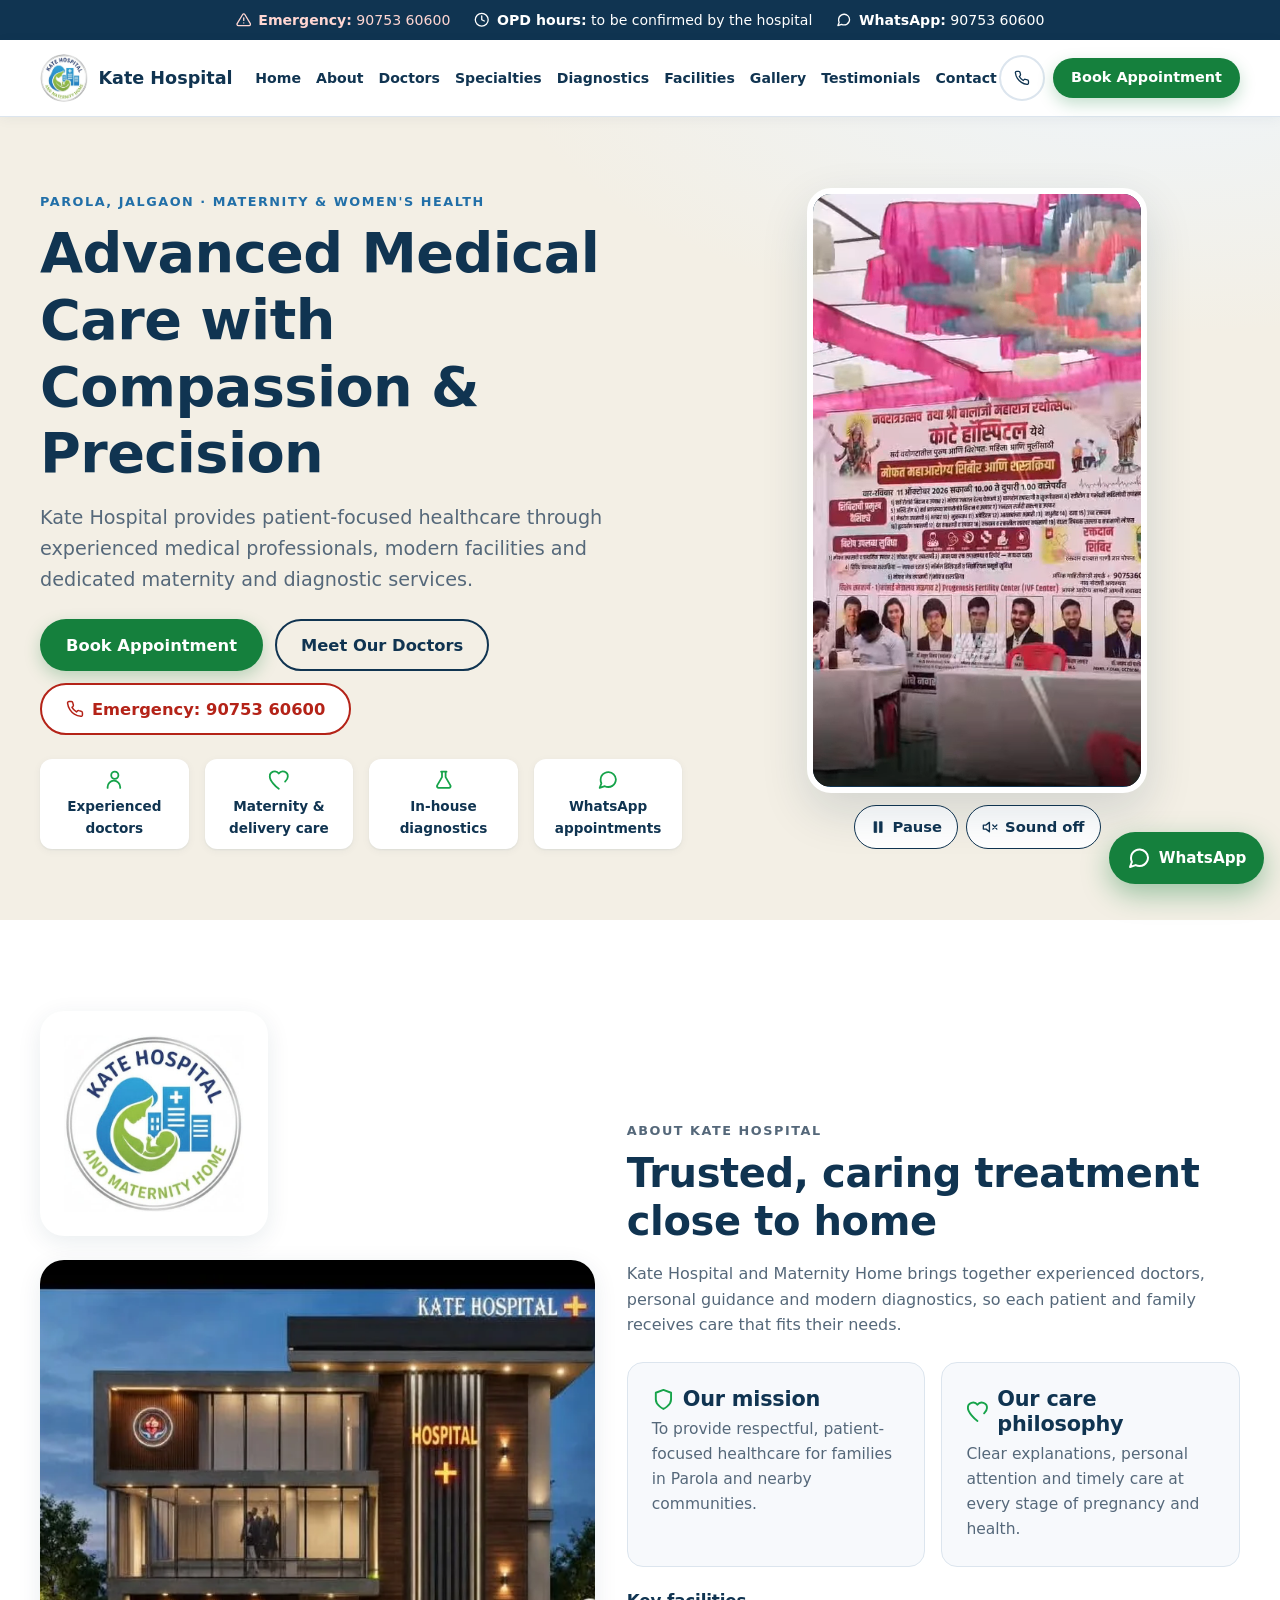
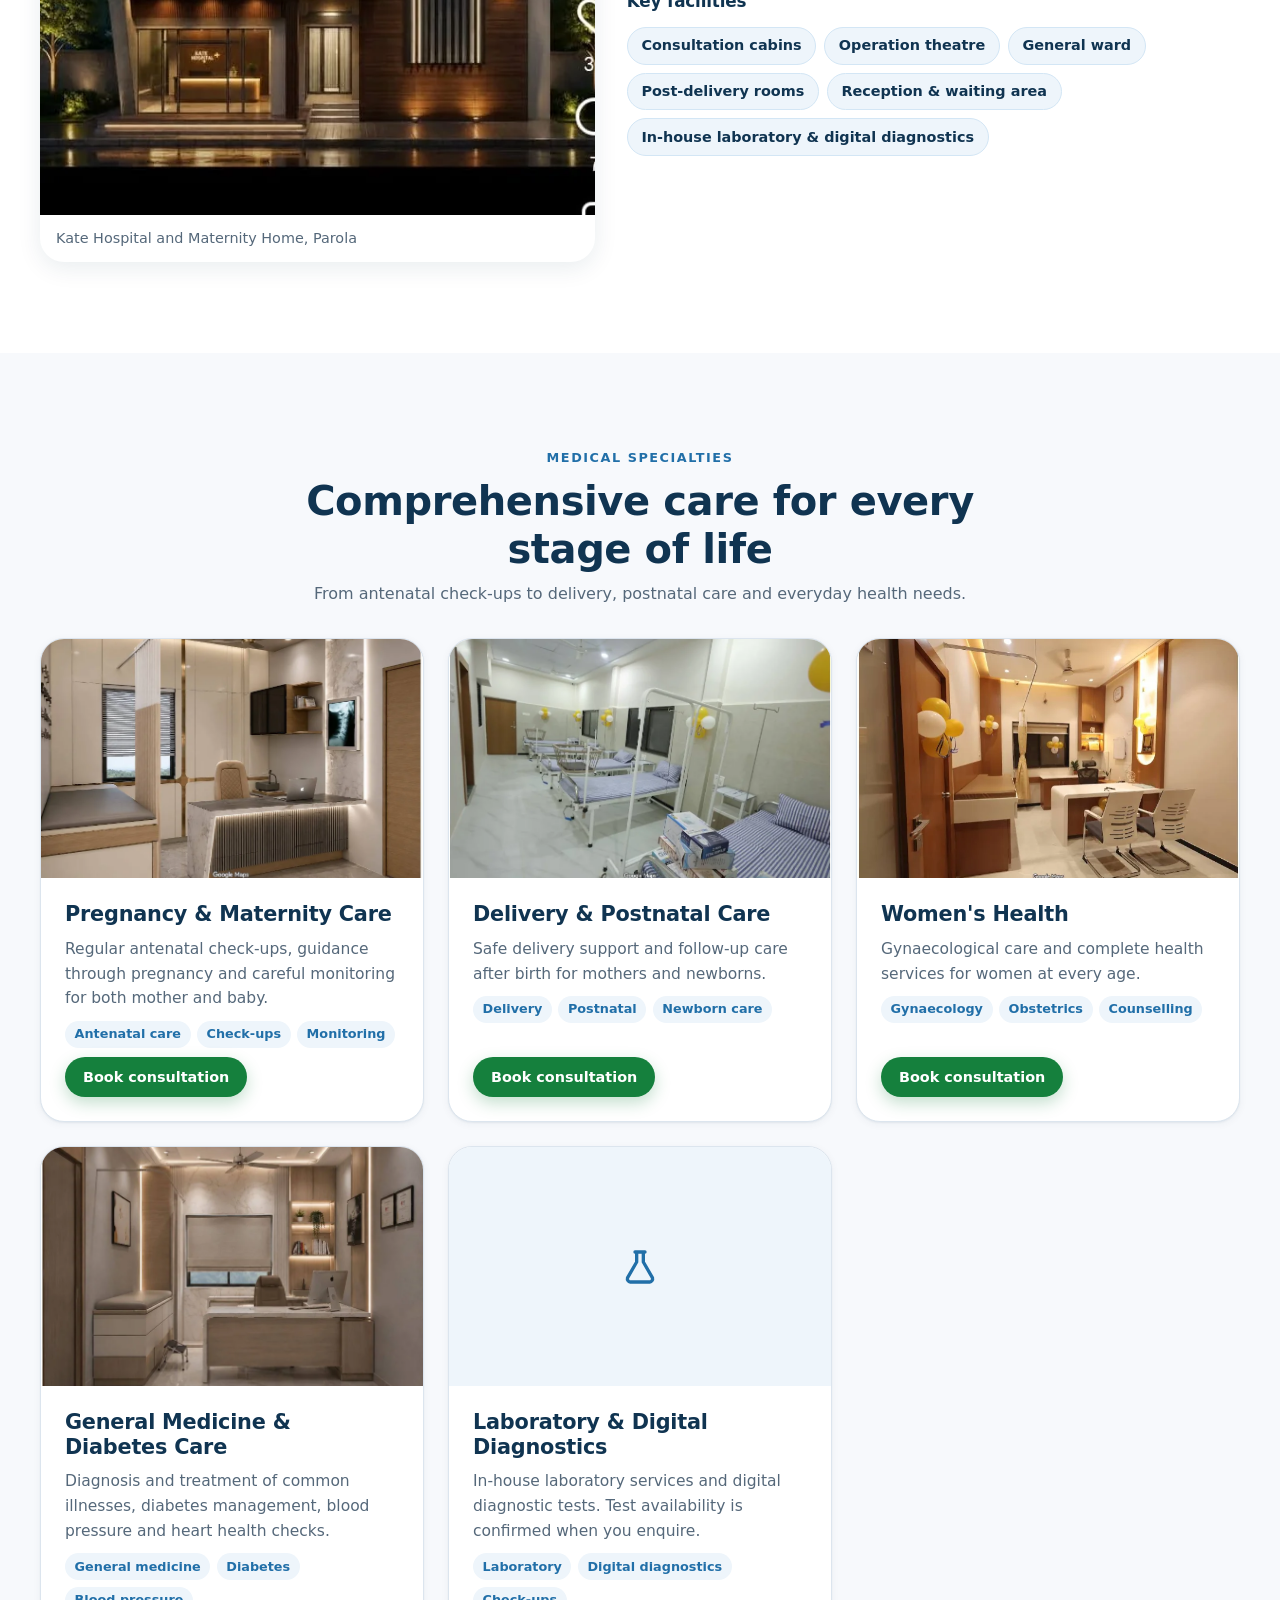
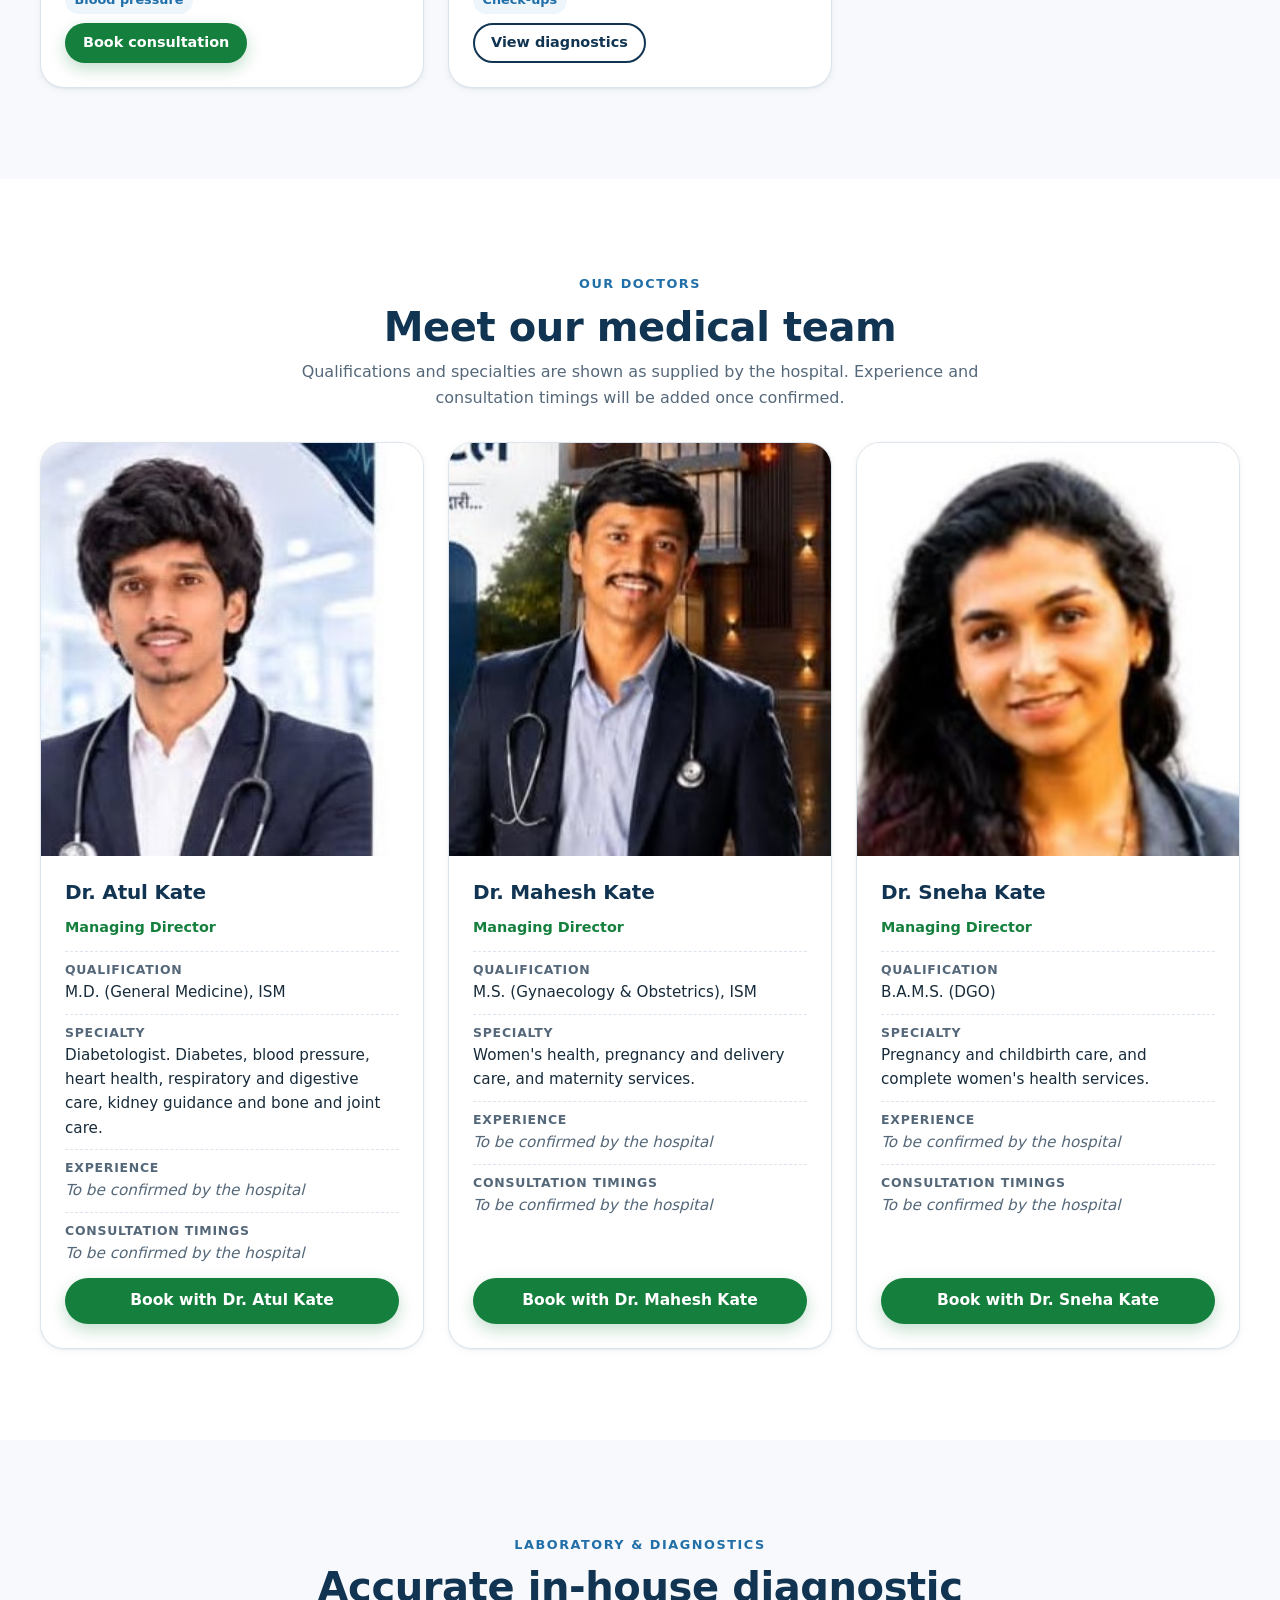
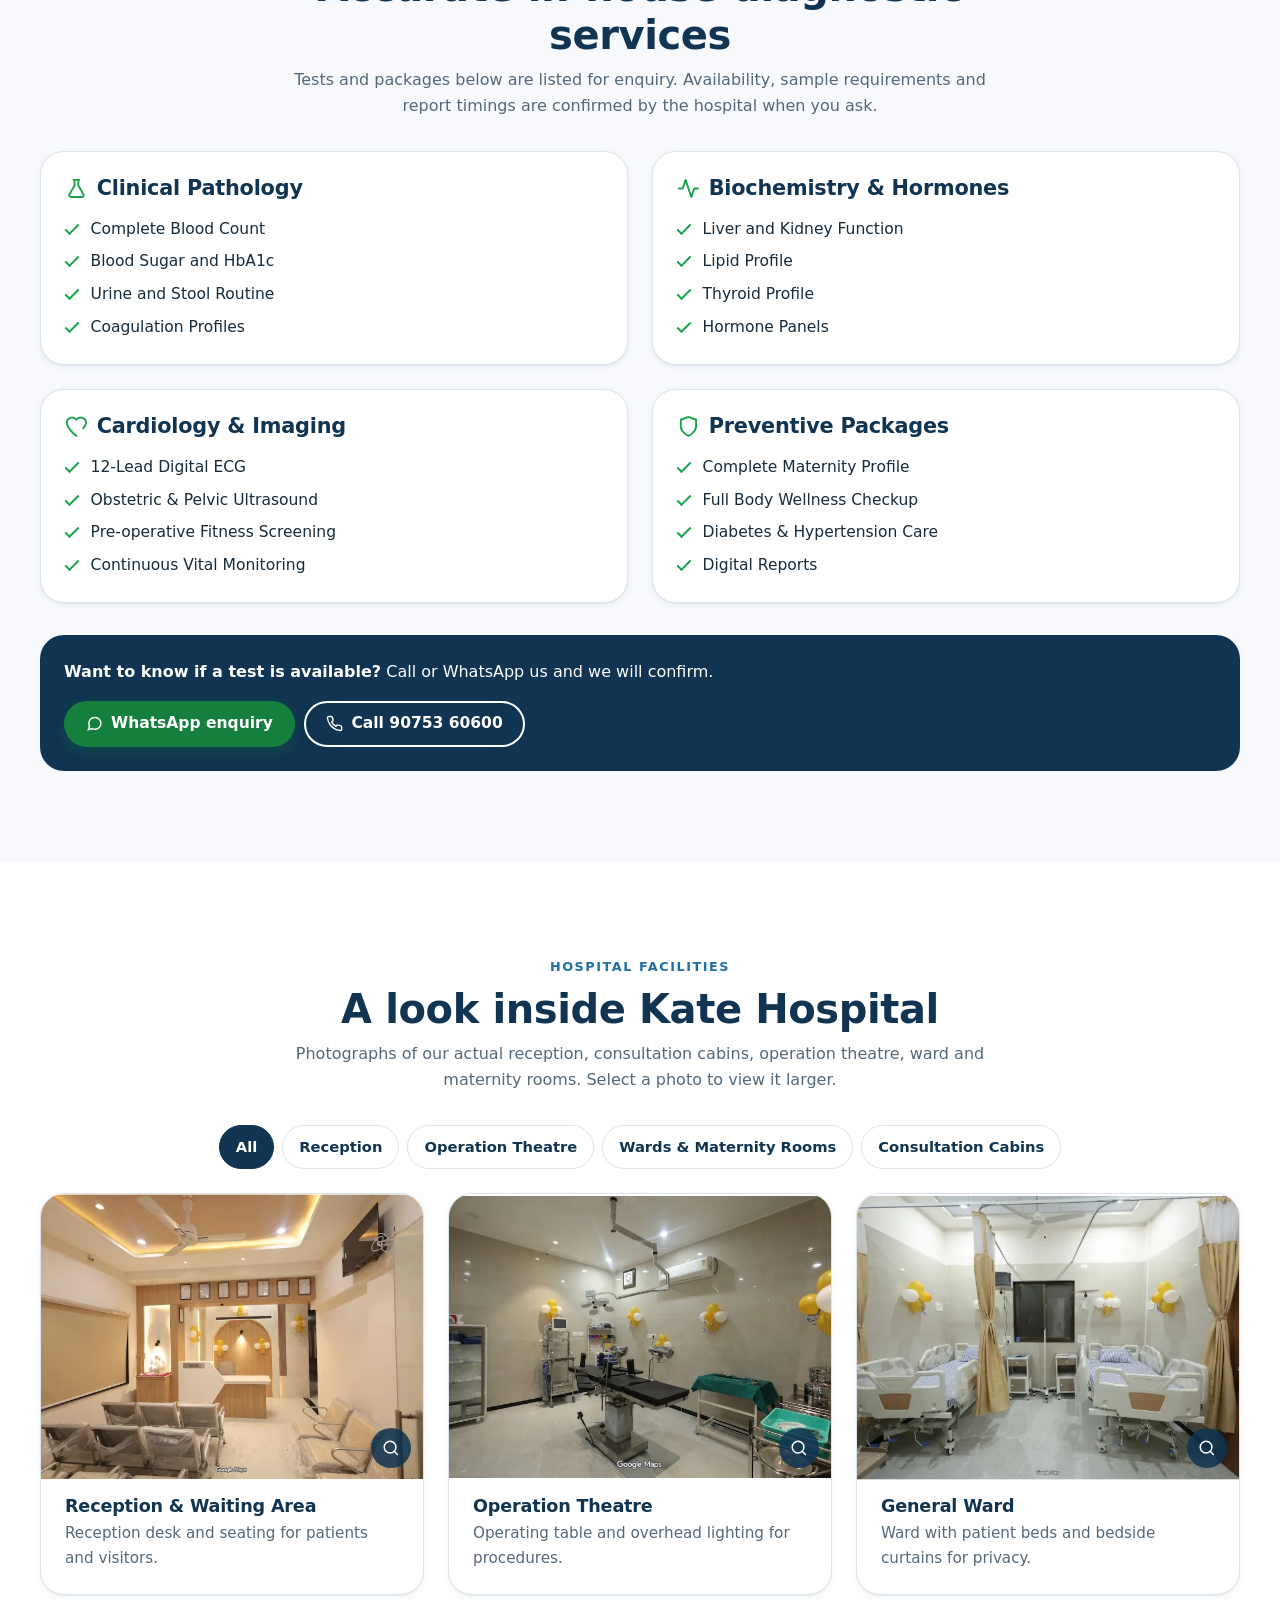
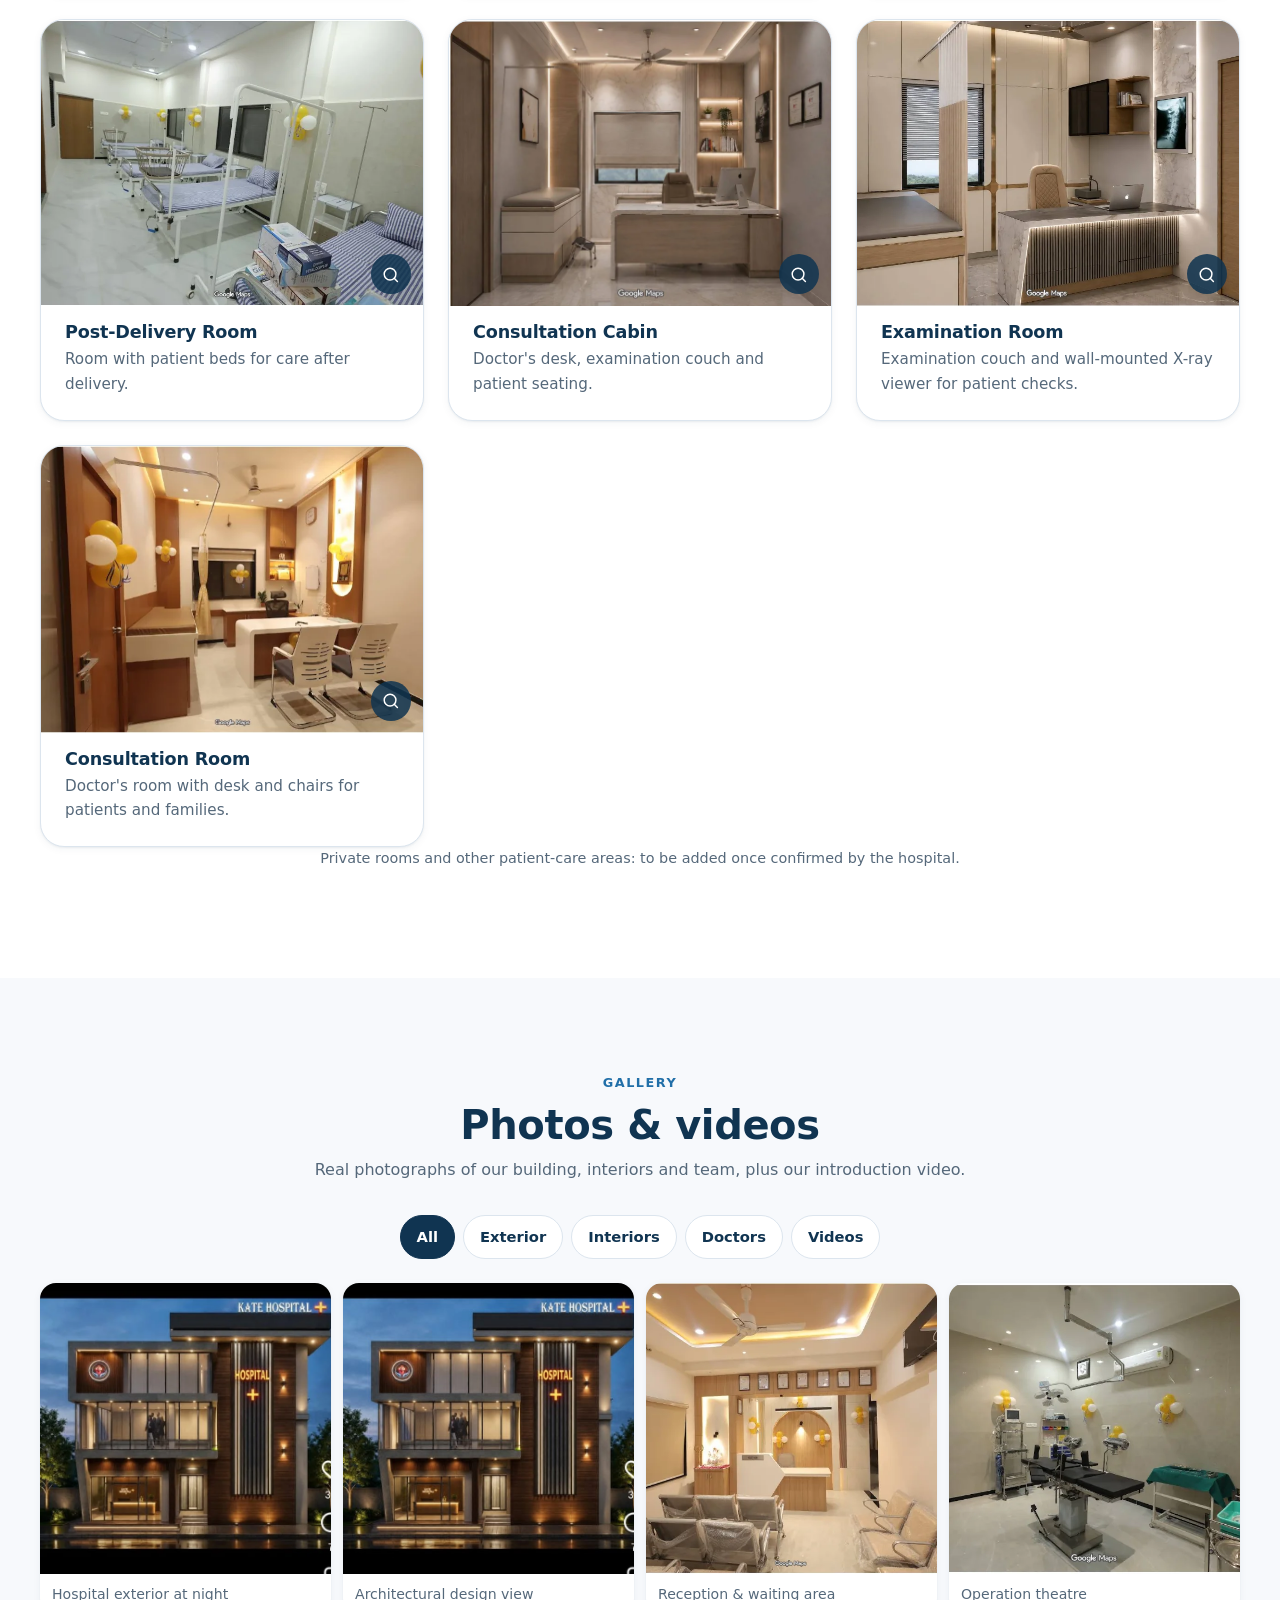
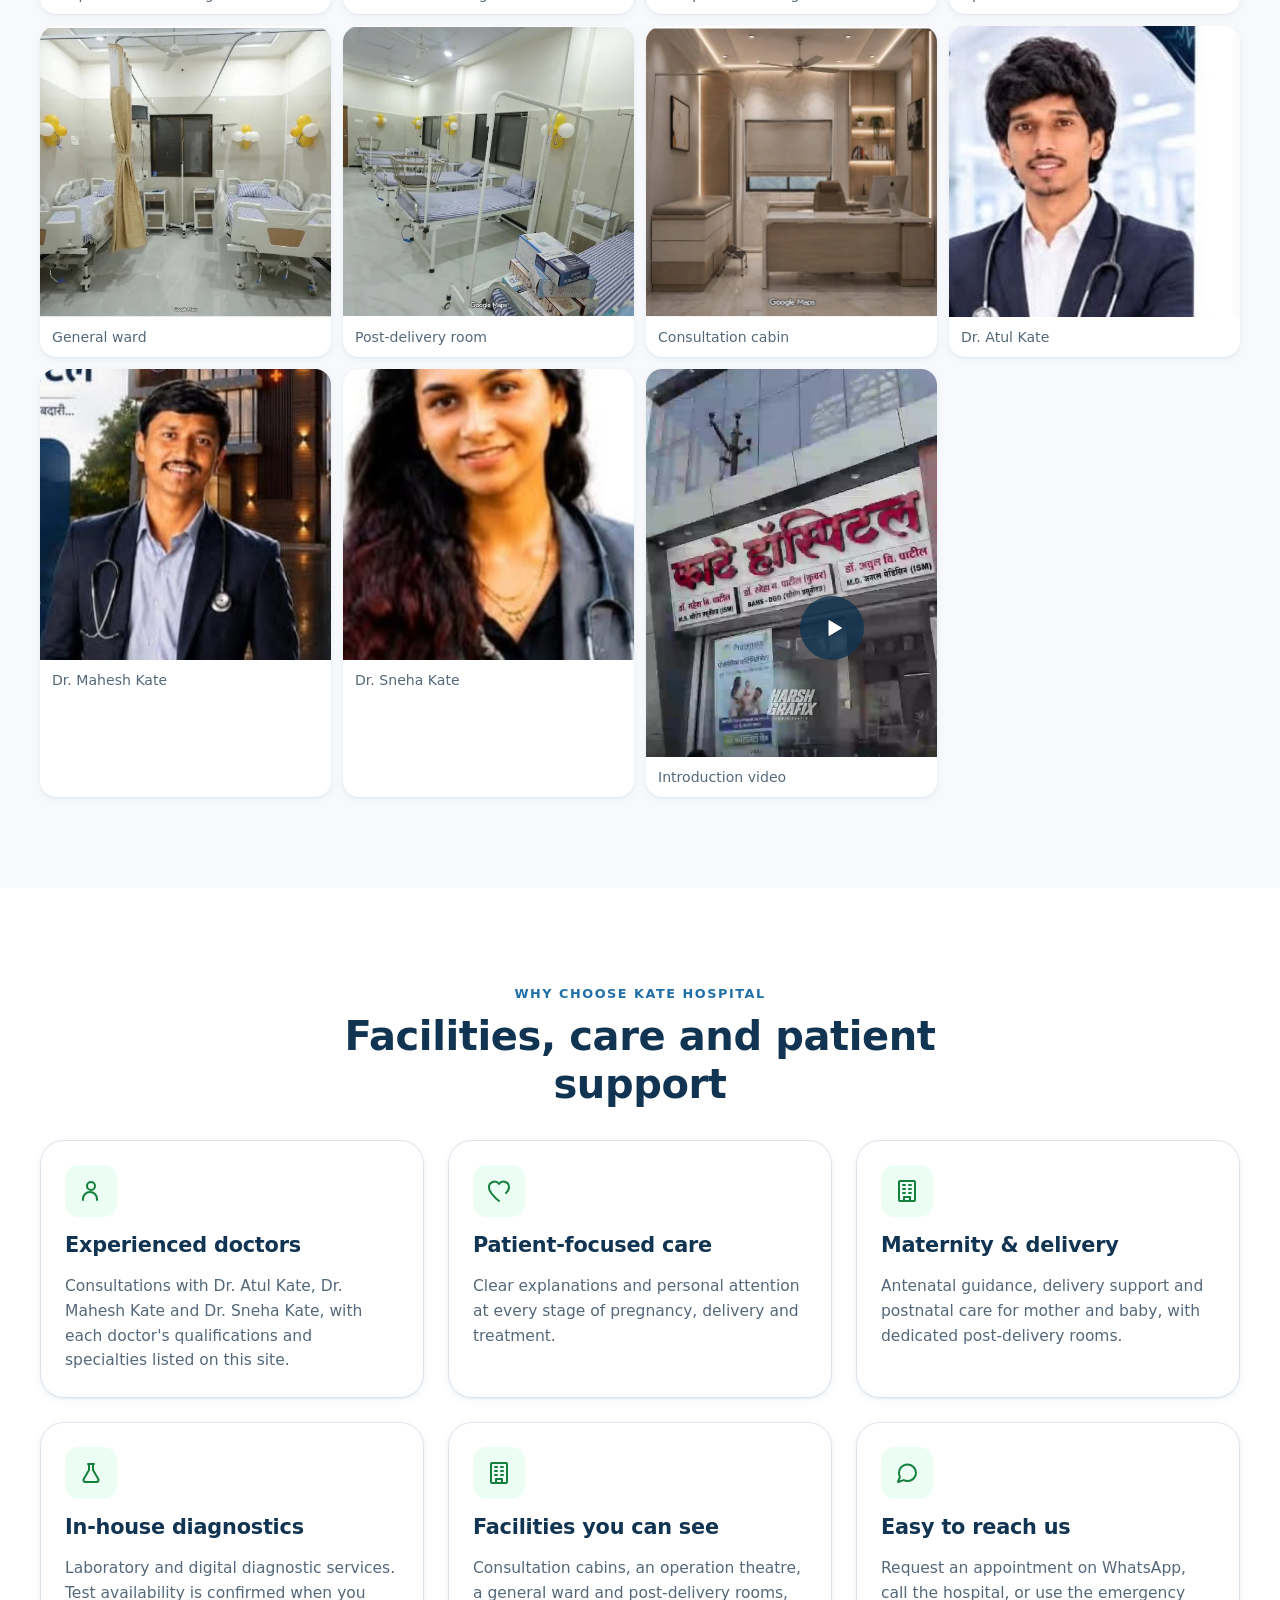
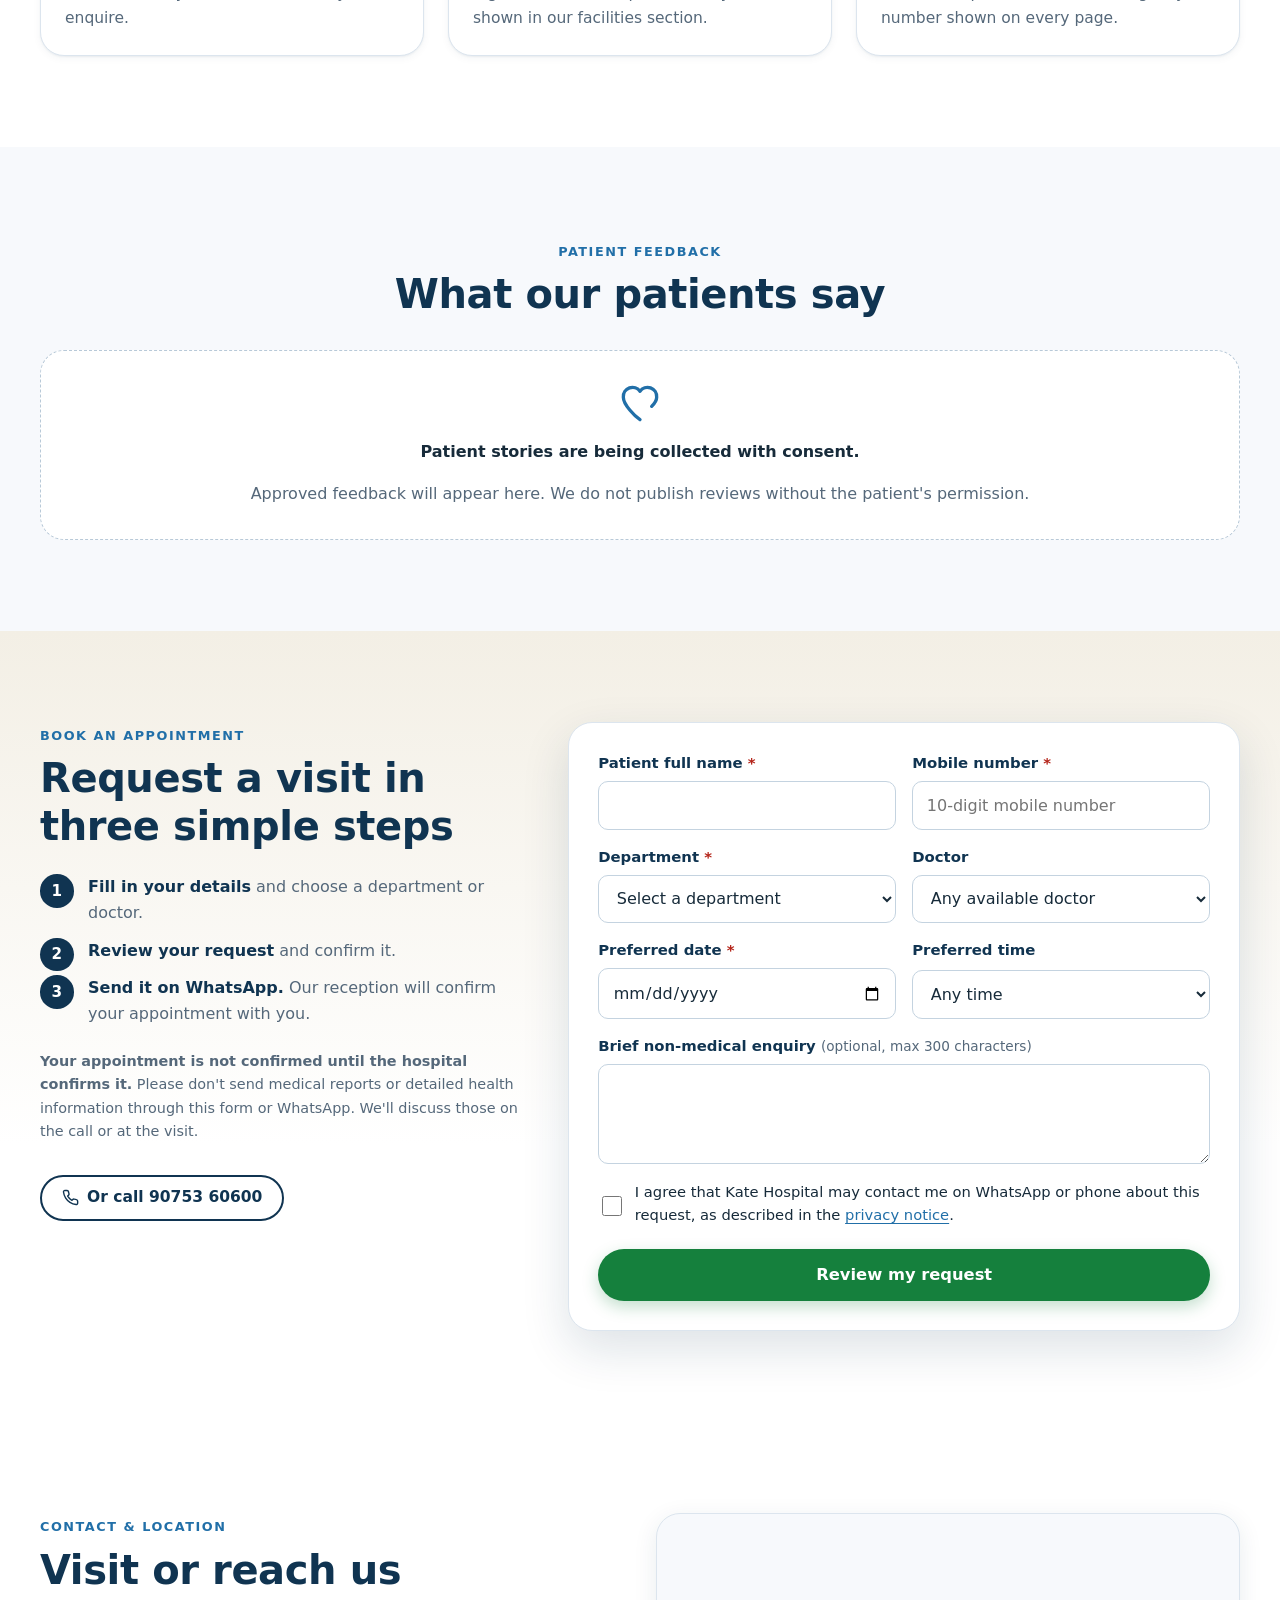
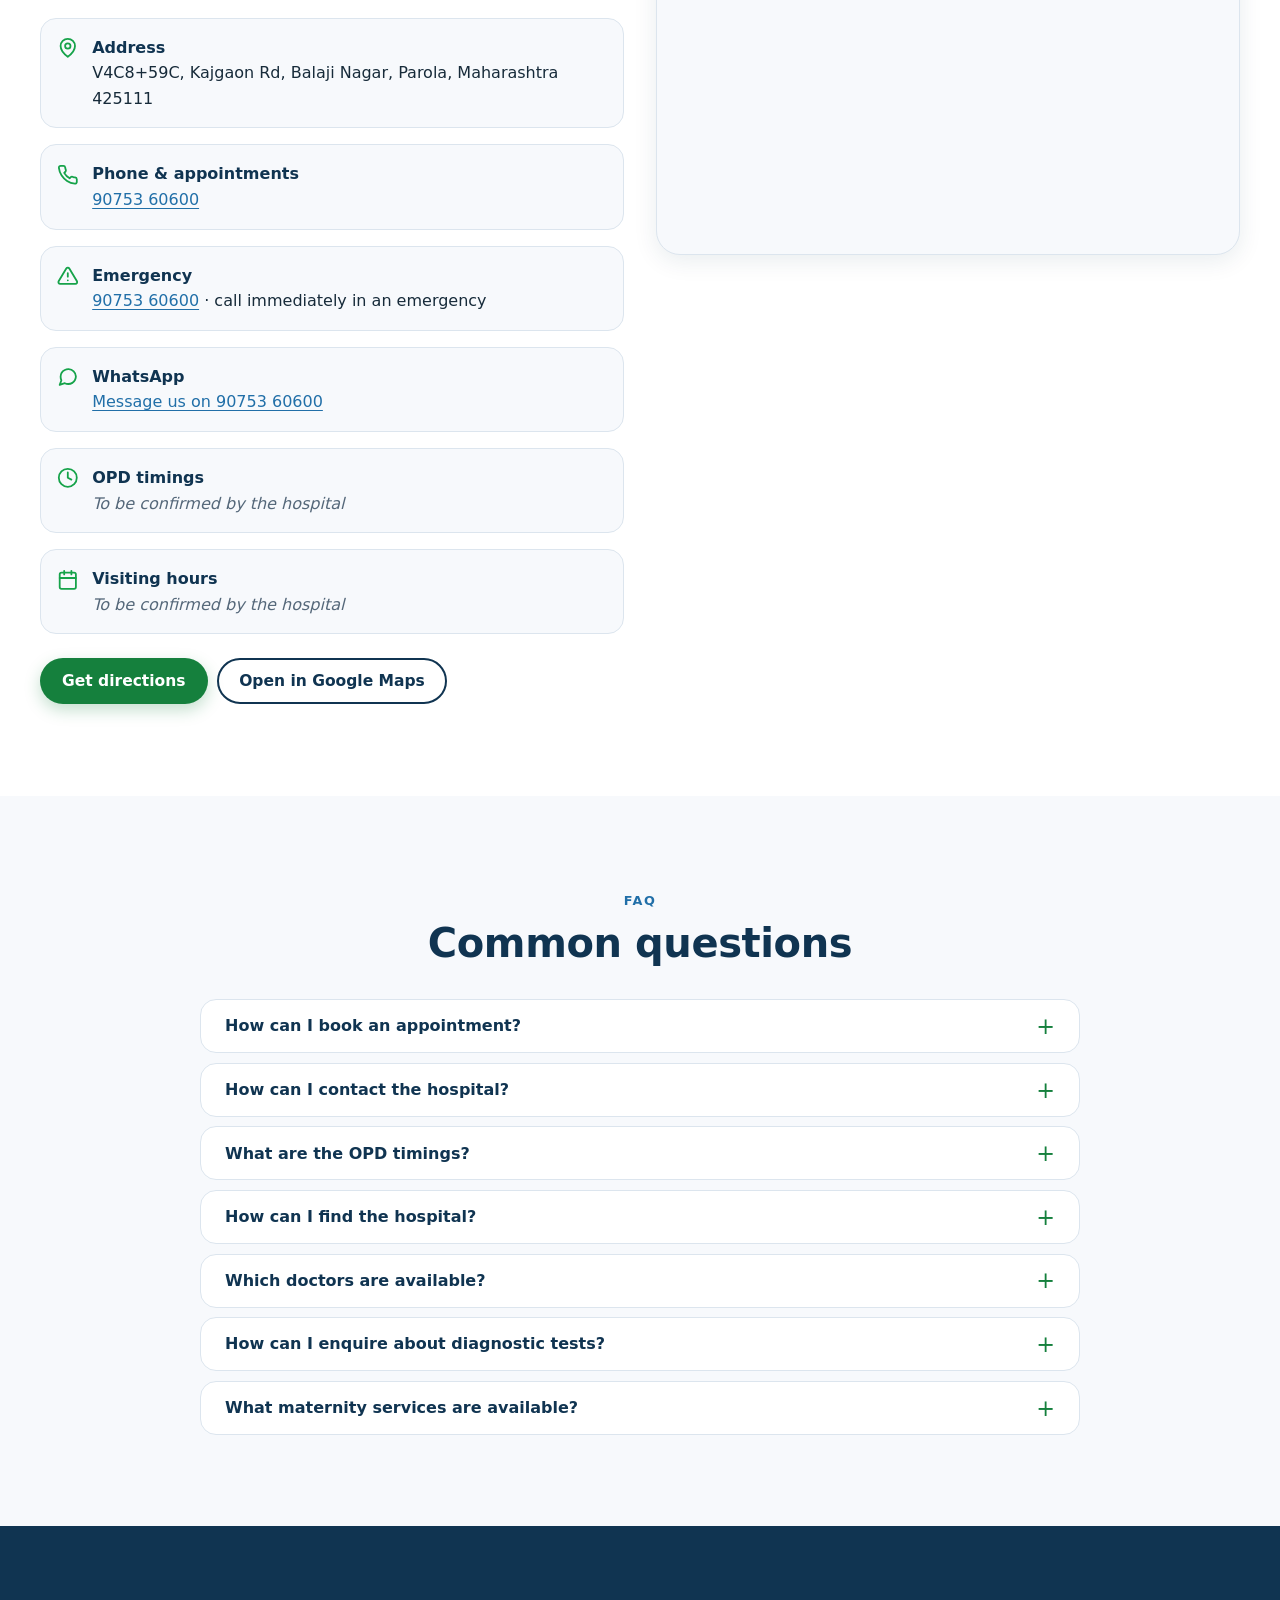
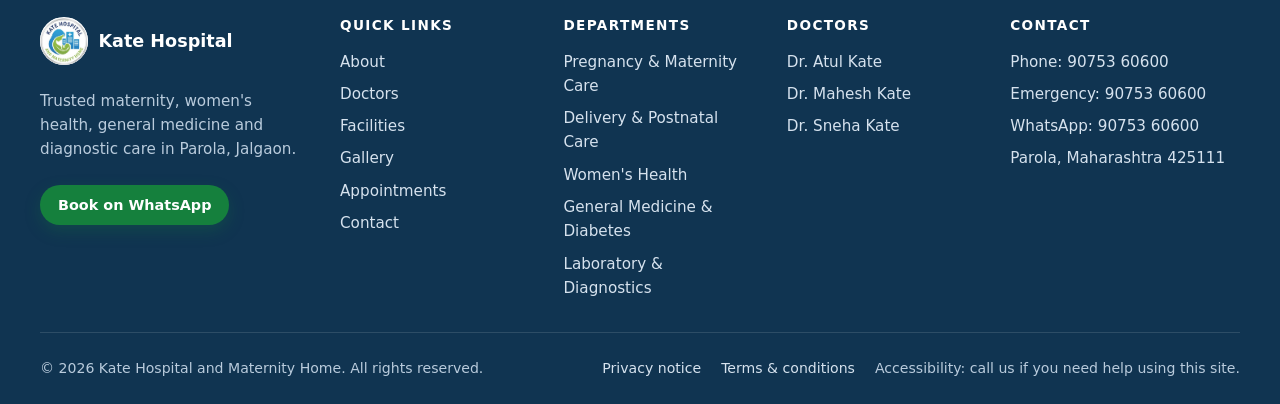
<file: index.html>
<!DOCTYPE html>
<html lang="en">
<head>
  <meta charset="UTF-8">
  <meta name="viewport" content="width=device-width, initial-scale=1.0, viewport-fit=cover">
  <title>Kate Hospital and Maternity Home | Parola, Jalgaon</title>
  <meta name="description" content="Kate Hospital and Maternity Home in Parola, Jalgaon: pregnancy and delivery care, women's health, general medicine, diabetes care and diagnostics. Book on WhatsApp or call&nbsp;90753&nbsp;60600.">
  <meta name="robots" content="index, follow">
  <link rel="canonical" href="https://katehospital.in/">
  <meta property="og:type" content="website">
  <meta property="og:title" content="Kate Hospital and Maternity Home">
  <meta property="og:description" content="Maternity, women's health, general medicine and diagnostics in Parola, Jalgaon.">
  <meta property="og:url" content="https://katehospital.in/">
  <meta property="og:image" content="https://katehospital.in/assets/facilities/kate-hospital-building.jpg">
  <meta name="twitter:card" content="summary_large_image">
  <meta name="twitter:title" content="Kate Hospital and Maternity Home">
  <meta name="twitter:description" content="Maternity, women's health, general medicine and diagnostics in Parola, Jalgaon.">
  <meta name="twitter:image" content="https://katehospital.in/assets/facilities/kate-hospital-building.jpg">
  <meta name="theme-color" content="#103451">
  <link rel="icon" href="assets/logo.png" type="image/png">
  <link rel="stylesheet" href="css/styles.css">
  <script type="application/ld+json">
  {
    "@context": "https://schema.org",
    "@type": "Hospital",
    "name": "Kate Hospital and Maternity Home",
    "telephone": "+91-90753-60600",
    "url": "https://katehospital.in/",
    "image": "https://katehospital.in/assets/facilities/kate-hospital-building.jpg",
    "medicalSpecialty": ["Obstetric", "Gynecologic", "GeneralPractice", "Pathology"],
    "address": {
      "@type": "PostalAddress",
      "streetAddress": "V4C8+59C, Kajgaon Rd, Balaji Nagar",
      "addressLocality": "Parola",
      "addressRegion": "Maharashtra",
      "postalCode": "425111",
      "addressCountry": "IN"
    },
    "geo": { "@type": "GeoCoordinates", "latitude": 20.8704375, "longitude": 75.1158906 }
  }
  </script>
</head>
<body>

<!-- Shared SVG icon sprite -->
<svg class="sprite" aria-hidden="true" focusable="false">
  <defs>
    <symbol id="i-phone" viewBox="0 0 24 24" fill="none" stroke="currentColor" stroke-width="2" stroke-linecap="round" stroke-linejoin="round"><path d="M22 16.9v3a2 2 0 0 1-2.2 2 19.8 19.8 0 0 1-8.6-3.1 19.5 19.5 0 0 1-6-6A19.8 19.8 0 0 1 2.1 4.2 2 2 0 0 1 4.1 2h3a2 2 0 0 1 2 1.7c.1 1 .4 1.9.7 2.8a2 2 0 0 1-.5 2.1L8 9.9a16 16 0 0 0 6 6l1.3-1.3a2 2 0 0 1 2.1-.4c.9.3 1.8.6 2.8.7a2 2 0 0 1 1.7 2z"/></symbol>
    <symbol id="i-chat" viewBox="0 0 24 24" fill="none" stroke="currentColor" stroke-width="2" stroke-linecap="round" stroke-linejoin="round"><path d="M21 11.5a8.4 8.4 0 0 1-.9 3.8 8.5 8.5 0 0 1-7.6 4.7 8.4 8.4 0 0 1-3.8-.9L3 21l1.9-5.1a8.4 8.4 0 0 1-.9-3.9 8.5 8.5 0 0 1 4.7-7.6 8.4 8.4 0 0 1 3.8-.9h.5a8.5 8.5 0 0 1 8 8z"/></symbol>
    <symbol id="i-pin" viewBox="0 0 24 24" fill="none" stroke="currentColor" stroke-width="2" stroke-linecap="round" stroke-linejoin="round"><path d="M20 10c0 6-8 12-8 12s-8-6-8-12a8 8 0 0 1 16 0z"/><circle cx="12" cy="10" r="3"/></symbol>
    <symbol id="i-clock" viewBox="0 0 24 24" fill="none" stroke="currentColor" stroke-width="2" stroke-linecap="round" stroke-linejoin="round"><circle cx="12" cy="12" r="10"/><path d="M12 6v6l4 2"/></symbol>
    <symbol id="i-check" viewBox="0 0 24 24" fill="none" stroke="currentColor" stroke-width="2.4" stroke-linecap="round" stroke-linejoin="round"><path d="M20 6 9 17l-5-5"/></symbol>
    <symbol id="i-arrow" viewBox="0 0 24 24" fill="none" stroke="currentColor" stroke-width="2" stroke-linecap="round" stroke-linejoin="round"><path d="M5 12h14M12 5l7 7-7 7"/></symbol>
    <symbol id="i-menu" viewBox="0 0 24 24" fill="none" stroke="currentColor" stroke-width="2" stroke-linecap="round"><path d="M3 6h18M3 12h18M3 18h18"/></symbol>
    <symbol id="i-close" viewBox="0 0 24 24" fill="none" stroke="currentColor" stroke-width="2" stroke-linecap="round"><path d="M18 6 6 18M6 6l12 12"/></symbol>
    <symbol id="i-play" viewBox="0 0 24 24"><path d="M7 4.5v15l12.5-7.5z" fill="currentColor"/></symbol>
    <symbol id="i-pause" viewBox="0 0 24 24"><path d="M6 4h4v16H6zM14 4h4v16h-4z" fill="currentColor"/></symbol>
    <symbol id="i-volume" viewBox="0 0 24 24" fill="none" stroke="currentColor" stroke-width="2" stroke-linecap="round" stroke-linejoin="round"><path d="M11 5 6 9H2v6h4l5 4zM15.5 8.5a5 5 0 0 1 0 7M19 5a10 10 0 0 1 0 14"/></symbol>
    <symbol id="i-mute" viewBox="0 0 24 24" fill="none" stroke="currentColor" stroke-width="2" stroke-linecap="round" stroke-linejoin="round"><path d="M11 5 6 9H2v6h4l5 4zM22 9l-6 6M16 9l6 6"/></symbol>
    <symbol id="i-shield" viewBox="0 0 24 24" fill="none" stroke="currentColor" stroke-width="2" stroke-linecap="round" stroke-linejoin="round"><path d="M12 22s8-4 8-10V5l-8-3-8 3v7c0 6 8 10 8 10z"/></symbol>
    <symbol id="i-heart" viewBox="0 0 24 24" fill="none" stroke="currentColor" stroke-width="2" stroke-linecap="round" stroke-linejoin="round"><path d="M19 14c1.5-1.5 3-3.2 3-5.5A5.5 5.5 0 0 0 12 5a5.5 5.5 0 0 0-10 3.5c0 4.5 7 11.5 10 13.5"/></symbol>
    <symbol id="i-activity" viewBox="0 0 24 24" fill="none" stroke="currentColor" stroke-width="2" stroke-linecap="round" stroke-linejoin="round"><path d="M22 12h-4l-3 9L9 3l-3 9H2"/></symbol>
    <symbol id="i-user" viewBox="0 0 24 24" fill="none" stroke="currentColor" stroke-width="2" stroke-linecap="round" stroke-linejoin="round"><circle cx="12" cy="7" r="4"/><path d="M4 21v-1a7 7 0 0 1 14 0v1"/></symbol>
    <symbol id="i-calendar" viewBox="0 0 24 24" fill="none" stroke="currentColor" stroke-width="2" stroke-linecap="round" stroke-linejoin="round"><rect x="3" y="4" width="18" height="18" rx="2"/><path d="M16 2v4M8 2v4M3 10h18"/></symbol>
    <symbol id="i-building" viewBox="0 0 24 24" fill="none" stroke="currentColor" stroke-width="2" stroke-linecap="round" stroke-linejoin="round"><rect x="4" y="2" width="16" height="20" rx="1"/><path d="M9 22v-4h6v4M8 6h2M14 6h2M8 10h2M14 10h2M8 14h2M14 14h2"/></symbol>
    <symbol id="i-flask" viewBox="0 0 24 24" fill="none" stroke="currentColor" stroke-width="2" stroke-linecap="round" stroke-linejoin="round"><path d="M9 3h6M10 3v6L4.5 18.5A2 2 0 0 0 6.2 21h11.6a2 2 0 0 0 1.7-2.5L14 9V3"/></symbol>
    <symbol id="i-plus" viewBox="0 0 24 24" fill="none" stroke="currentColor" stroke-width="2" stroke-linecap="round"><circle cx="12" cy="12" r="10"/><path d="M12 8v8M8 12h8"/></symbol>
    <symbol id="i-zoom" viewBox="0 0 24 24" fill="none" stroke="currentColor" stroke-width="2" stroke-linecap="round" stroke-linejoin="round"><circle cx="11" cy="11" r="8"/><path d="M21 21l-4.3-4.3"/></symbol>
    <symbol id="i-alert" viewBox="0 0 24 24" fill="none" stroke="currentColor" stroke-width="2" stroke-linecap="round" stroke-linejoin="round"><path d="M10.3 3.9 1.8 18a2 2 0 0 0 1.7 3h17a2 2 0 0 0 1.7-3L13.7 3.9a2 2 0 0 0-3.4 0z"/><path d="M12 9v4M12 17h.01"/></symbol>
  </defs>
</svg>

<a class="skip-link" href="#main">Skip to content</a>

<!-- 1. ANNOUNCEMENT BAR -->
<section class="announce" aria-label="Important information">
  <div class="container announce__inner">
    <a class="announce__item announce__emergency" href="tel:+919075360600">
      <svg class="ico" aria-hidden="true"><use href="#i-alert"/></svg>
      <span><strong>Emergency:</strong>&nbsp;90753&nbsp;60600</span>
    </a>
    <span class="announce__item">
      <svg class="ico" aria-hidden="true"><use href="#i-clock"/></svg>
      <span><strong>OPD hours:</strong> to be confirmed by the hospital</span>
    </span>
    <a class="announce__item" href="https://wa.me/919075360600" target="_blank" rel="noopener">
      <svg class="ico" aria-hidden="true"><use href="#i-chat"/></svg>
      <span><strong>WhatsApp:</strong>&nbsp;90753&nbsp;60600</span>
    </a>
  </div>
</section>

<!-- 2. NAVIGATION -->
<header class="site-header" id="site-header">
  <div class="container nav">
    <a href="#top" class="brand">
      <img src="assets/logo.png" alt="" width="48" height="48">
      <span class="brand__text">
        <span class="brand__name">Kate Hospital</span>
        <span class="brand__sub">Maternity Home · Parola</span>
      </span>
    </a>

    <nav class="nav__links" id="primary-nav" aria-label="Main navigation">
      <a href="#top">Home</a>
      <a href="#about">About</a>
      <a href="#doctors">Doctors</a>
      <a href="#specialties">Specialties</a>
      <a href="#diagnostics">Diagnostics</a>
      <a href="#facilities">Facilities</a>
      <a href="#gallery">Gallery</a>
      <a href="#testimonials">Testimonials</a>
      <a href="#contact">Contact</a>
      <a class="nav__mobile-cta" href="#appointment">Book Appointment</a>
    </nav>

    <div class="nav__actions">
      <a class="btn btn--ghost btn--sm nav__call" href="tel:+919075360600" aria-label="Call emergency number&nbsp;90753&nbsp;60600" title="Emergency:&nbsp;90753&nbsp;60600">
        <svg class="ico" aria-hidden="true"><use href="#i-phone"/></svg><span>Emergency</span>
      </a>
      <a class="btn btn--green btn--sm" href="#appointment">Book Appointment</a>
      <button class="nav__toggle" type="button" aria-expanded="false" aria-controls="primary-nav" aria-label="Open menu">
        <svg class="ico ico--lg" aria-hidden="true"><use href="#i-menu"/></svg>
      </button>
    </div>
  </div>
</header>

<main id="main">

<!-- 3. HERO -->
<section class="hero" id="top" aria-labelledby="hero-title">
  <div class="container hero__grid">
    <div class="hero__copy">
      <p class="eyebrow">Parola, Jalgaon · Maternity &amp; Women's Health</p>
      <h1 id="hero-title">Advanced Medical Care with Compassion &amp; Precision</h1>
      <p class="lead">Kate Hospital provides patient-focused healthcare through experienced medical professionals, modern facilities and dedicated maternity and diagnostic services.</p>

      <div class="hero__ctas">
        <a class="btn btn--green btn--lg" href="#appointment">Book Appointment</a>
        <a class="btn btn--outline btn--lg" href="#doctors">Meet Our Doctors</a>
        <a class="btn btn--emergency btn--lg" href="tel:+919075360600">
          <svg class="ico" aria-hidden="true"><use href="#i-phone"/></svg>Emergency:&nbsp;90753&nbsp;60600
        </a>
      </div>

      <ul class="trust">
        <li><svg class="ico" aria-hidden="true"><use href="#i-user"/></svg>Experienced doctors</li>
        <li><svg class="ico" aria-hidden="true"><use href="#i-heart"/></svg>Maternity &amp; delivery care</li>
        <li><svg class="ico" aria-hidden="true"><use href="#i-flask"/></svg>In-house diagnostics</li>
        <li><svg class="ico" aria-hidden="true"><use href="#i-chat"/></svg>WhatsApp appointments</li>
      </ul>
    </div>

    <figure class="hero__media" aria-label="Kate Hospital introduction video">
      <div class="hero__frame">
        <video id="hero-video" class="hero__video" playsinline muted loop preload="metadata"
               poster="assets/kate-video-poster.jpg" aria-describedby="hero-video-note">
          <source src="assets/kate.webm" type="video/webm">
          <source src="assets/kate.mp4" type="video/mp4">
          <img src="assets/kate-video-poster.jpg" alt="Kate Hospital introduction video poster">
        </video>
      </div>
      <p id="hero-video-note" class="visually-hidden">Video plays muted by default. Use the Sound button to hear audio.</p>
      <figcaption class="hero__controls">
        <button type="button" id="video-play" class="ctrl" aria-label="Play video">
          <svg class="ico" aria-hidden="true"><use href="#i-play"/></svg><span>Play</span>
        </button>
        <button type="button" id="video-sound" class="ctrl">
          <svg class="ico" aria-hidden="true"><use href="#i-mute"/></svg><span>Sound off</span>
        </button>
      </figcaption>
    </figure>
  </div>
</section>

<!-- 4. ABOUT -->
<section class="section" id="about" aria-labelledby="about-title">
  <div class="container about__grid">
    <div class="about__visual">
      <div class="about__logo-card">
        <img src="assets/logo.png" alt="Kate Hospital and Maternity Home logo" width="240" height="240" loading="lazy">
      </div>
      <figure class="about__photo">
        <picture>
          <source srcset="assets/facilities/kate-hospital-building.webp" type="image/webp">
          <img src="assets/facilities/kate-hospital-building.jpg" width="628" height="628" loading="lazy" decoding="async"
               alt="Exterior of Kate Hospital at night with the illuminated Kate Hospital sign">
        </picture>
        <figcaption>Kate Hospital and Maternity Home, Parola</figcaption>
      </figure>
    </div>

    <div class="about__copy">
      <p class="eyebrow">About Kate Hospital</p>
      <h2 id="about-title" class="h2">Trusted, caring treatment close to home</h2>
      <p>Kate Hospital and Maternity Home brings together experienced doctors, personal guidance and modern diagnostics, so each patient and family receives care that fits their needs.</p>

      <div class="pillars">
        <div class="pillar">
          <h3><svg class="ico" aria-hidden="true"><use href="#i-shield"/></svg>Our mission</h3>
          <p>To provide respectful, patient-focused healthcare for families in Parola and nearby communities.</p>
        </div>
        <div class="pillar">
          <h3><svg class="ico" aria-hidden="true"><use href="#i-heart"/></svg>Our care philosophy</h3>
          <p>Clear explanations, personal attention and timely care at every stage of pregnancy and health.</p>
        </div>
      </div>

      <h3 class="h4">Key facilities</h3>
      <ul class="chips">
        <li>Consultation cabins</li>
        <li>Operation theatre</li>
        <li>General ward</li>
        <li>Post-delivery rooms</li>
        <li>Reception &amp; waiting area</li>
        <li>In-house laboratory &amp; digital diagnostics</li>
      </ul>
    </div>
  </div>
</section>

<!-- 5. MEDICAL SPECIALTIES -->
<section class="section section--alt" id="specialties" aria-labelledby="specialties-title">
  <div class="container">
    <header class="section-head">
      <p class="eyebrow">Medical specialties</p>
      <h2 id="specialties-title" class="h2">Comprehensive care for every stage of life</h2>
      <p class="muted">From antenatal check-ups to delivery, postnatal care and everyday health needs.</p>
    </header>

    <div class="card-grid card-grid--3">
      <article class="service-card">
        <picture class="service-card__media">
          <source srcset="assets/facilities/consultation-cabin-2.webp" type="image/webp">
          <img src="assets/facilities/consultation-cabin-2.jpg" width="806" height="537" loading="lazy" decoding="async" alt="Consultation room at Kate Hospital with examination couch and X-ray viewer">
        </picture>
        <div class="service-card__body">
          <h3>Pregnancy &amp; Maternity Care</h3>
          <p>Regular antenatal check-ups, guidance through pregnancy and careful monitoring for both mother and baby.</p>
          <ul class="tags"><li>Antenatal care</li><li>Check-ups</li><li>Monitoring</li></ul>
          <button class="btn btn--green btn--sm" type="button" data-dept="Pregnancy &amp; Maternity Care">Book consultation</button>
        </div>
      </article>

      <article class="service-card">
        <picture class="service-card__media">
          <source srcset="assets/facilities/post-delivery-room.webp" type="image/webp">
          <img src="assets/facilities/post-delivery-room.jpg" width="805" height="538" loading="lazy" decoding="async" alt="Post-delivery room at Kate Hospital with patient beds">
        </picture>
        <div class="service-card__body">
          <h3>Delivery &amp; Postnatal Care</h3>
          <p>Safe delivery support and follow-up care after birth for mothers and newborns.</p>
          <ul class="tags"><li>Delivery</li><li>Postnatal</li><li>Newborn care</li></ul>
          <button class="btn btn--green btn--sm" type="button" data-dept="Delivery &amp; Postnatal Care">Book consultation</button>
        </div>
      </article>

      <article class="service-card">
        <picture class="service-card__media">
          <source srcset="assets/facilities/consultation-cabin-3.webp" type="image/webp">
          <img src="assets/facilities/consultation-cabin-3.jpg" width="645" height="429" loading="lazy" decoding="async" alt="Consultation room with desk and chairs for patients">
        </picture>
        <div class="service-card__body">
          <h3>Women's Health</h3>
          <p>Gynaecological care and complete health services for women at every age.</p>
          <ul class="tags"><li>Gynaecology</li><li>Obstetrics</li><li>Counselling</li></ul>
          <button class="btn btn--green btn--sm" type="button" data-dept="Women's Health">Book consultation</button>
        </div>
      </article>

      <article class="service-card">
        <picture class="service-card__media">
          <source srcset="assets/facilities/consultation-cabin-1.webp" type="image/webp">
          <img src="assets/facilities/consultation-cabin-1.jpg" width="772" height="584" loading="lazy" decoding="async" alt="Doctor consultation cabin with desk and examination couch">
        </picture>
        <div class="service-card__body">
          <h3>General Medicine &amp; Diabetes Care</h3>
          <p>Diagnosis and treatment of common illnesses, diabetes management, blood pressure and heart health checks.</p>
          <ul class="tags"><li>General medicine</li><li>Diabetes</li><li>Blood pressure</li></ul>
          <button class="btn btn--green btn--sm" type="button" data-dept="General Medicine &amp; Diabetes Care">Book consultation</button>
        </div>
      </article>

      <article class="service-card">
        <div class="service-card__media service-card__media--icon" aria-hidden="true">
          <svg class="ico ico--xl" aria-hidden="true"><use href="#i-flask"/></svg>
        </div>
        <div class="service-card__body">
          <h3>Laboratory &amp; Digital Diagnostics</h3>
          <p>In-house laboratory services and digital diagnostic tests. Test availability is confirmed when you enquire.</p>
          <ul class="tags"><li>Laboratory</li><li>Digital diagnostics</li><li>Check-ups</li></ul>
          <a class="btn btn--outline btn--sm" href="#diagnostics">View diagnostics</a>
        </div>
      </article>
    </div>
  </div>
</section>

<!-- 6. DOCTORS -->
<section class="section" id="doctors" aria-labelledby="doctors-title">
  <div class="container">
    <header class="section-head">
      <p class="eyebrow">Our doctors</p>
      <h2 id="doctors-title" class="h2">Meet our medical team</h2>
      <p class="muted">Qualifications and specialties are shown as supplied by the hospital. Experience and consultation timings will be added once confirmed.</p>
    </header>

    <div class="card-grid card-grid--3">
      <article class="doctor-card">
        <div class="doctor-card__photo">
          <img src="assets/atul.jpeg" width="277" height="277" loading="lazy" decoding="async" alt="Dr. Atul Kate">
        </div>
        <div class="doctor-card__body">
          <h3>Dr. Atul Kate</h3>
          <p class="doctor-card__role">Managing Director</p>
          <dl class="meta">
            <div><dt>Qualification</dt><dd>M.D. (General Medicine), ISM</dd></div>
            <div><dt>Specialty</dt><dd>Diabetologist. Diabetes, blood pressure, heart health, respiratory and digestive care, kidney guidance and bone and joint care.</dd></div>
            <div><dt>Experience</dt><dd class="pending">To be confirmed by the hospital</dd></div>
            <div><dt>Consultation timings</dt><dd class="pending">To be confirmed by the hospital</dd></div>
          </dl>
          <button class="btn btn--green btn--block" type="button" data-doctor="Dr. Atul Kate">Book with Dr. Atul Kate</button>
        </div>
      </article>

      <article class="doctor-card">
        <div class="doctor-card__photo">
          <img src="assets/mahesh.jpeg" width="284" height="284" loading="lazy" decoding="async" alt="Dr. Mahesh Kate">
        </div>
        <div class="doctor-card__body">
          <h3>Dr. Mahesh Kate</h3>
          <p class="doctor-card__role">Managing Director</p>
          <dl class="meta">
            <div><dt>Qualification</dt><dd>M.S. (Gynaecology &amp; Obstetrics), ISM</dd></div>
            <div><dt>Specialty</dt><dd>Women's health, pregnancy and delivery care, and maternity services.</dd></div>
            <div><dt>Experience</dt><dd class="pending">To be confirmed by the hospital</dd></div>
            <div><dt>Consultation timings</dt><dd class="pending">To be confirmed by the hospital</dd></div>
          </dl>
          <button class="btn btn--green btn--block" type="button" data-doctor="Dr. Mahesh Kate">Book with Dr. Mahesh Kate</button>
        </div>
      </article>

      <article class="doctor-card">
        <div class="doctor-card__photo doctor-card__photo--tall">
          <img src="assets/sneha.jpeg" width="214" height="380" loading="lazy" decoding="async" alt="Dr. Sneha Kate">
        </div>
        <div class="doctor-card__body">
          <h3>Dr. Sneha Kate</h3>
          <p class="doctor-card__role">Managing Director</p>
          <dl class="meta">
            <div><dt>Qualification</dt><dd>B.A.M.S. (DGO)</dd></div>
            <div><dt>Specialty</dt><dd>Pregnancy and childbirth care, and complete women's health services.</dd></div>
            <div><dt>Experience</dt><dd class="pending">To be confirmed by the hospital</dd></div>
            <div><dt>Consultation timings</dt><dd class="pending">To be confirmed by the hospital</dd></div>
          </dl>
          <button class="btn btn--green btn--block" type="button" data-doctor="Dr. Sneha Kate">Book with Dr. Sneha Kate</button>
        </div>
      </article>
    </div>
  </div>
</section>

<!-- 7. DIAGNOSTIC SERVICES -->
<section class="section section--alt" id="diagnostics" aria-labelledby="diagnostics-title">
  <div class="container">
    <header class="section-head">
      <p class="eyebrow">Laboratory &amp; diagnostics</p>
      <h2 id="diagnostics-title" class="h2">Accurate in-house diagnostic services</h2>
      <p class="muted">Tests and packages below are listed for enquiry. Availability, sample requirements and report timings are confirmed by the hospital when you ask.</p>
    </header>

    <div class="card-grid card-grid--2">
      <article class="diag-card">
        <h3><svg class="ico" aria-hidden="true"><use href="#i-flask"/></svg>Clinical Pathology</h3>
        <ul>
          <li>Complete Blood Count</li>
          <li>Blood Sugar and HbA1c</li>
          <li>Urine and Stool Routine</li>
          <li>Coagulation Profiles</li>
        </ul>
      </article>
      <article class="diag-card">
        <h3><svg class="ico" aria-hidden="true"><use href="#i-activity"/></svg>Biochemistry &amp; Hormones</h3>
        <ul>
          <li>Liver and Kidney Function</li>
          <li>Lipid Profile</li>
          <li>Thyroid Profile</li>
          <li>Hormone Panels</li>
        </ul>
      </article>
      <article class="diag-card">
        <h3><svg class="ico" aria-hidden="true"><use href="#i-heart"/></svg>Cardiology &amp; Imaging</h3>
        <ul>
          <li>12-Lead Digital ECG</li>
          <li>Obstetric &amp; Pelvic Ultrasound</li>
          <li>Pre-operative Fitness Screening</li>
          <li>Continuous Vital Monitoring</li>
        </ul>
      </article>
      <article class="diag-card">
        <h3><svg class="ico" aria-hidden="true"><use href="#i-shield"/></svg>Preventive Packages</h3>
        <ul>
          <li>Complete Maternity Profile</li>
          <li>Full Body Wellness Checkup</li>
          <li>Diabetes &amp; Hypertension Care</li>
          <li>Digital Reports</li>
        </ul>
      </article>
    </div>

    <div class="cta-strip">
      <p><strong>Want to know if a test is available?</strong> Call or WhatsApp us and we will confirm.</p>
      <div class="cta-strip__actions">
        <a class="btn btn--green" href="https://wa.me/919075360600?text=Hello%20Kate%20Hospital%2C%20I%20would%20like%20to%20enquire%20about%20a%20diagnostic%20test." target="_blank" rel="noopener">
          <svg class="ico" aria-hidden="true"><use href="#i-chat"/></svg>WhatsApp enquiry
        </a>
        <a class="btn btn--outline" href="tel:+919075360600">
          <svg class="ico" aria-hidden="true"><use href="#i-phone"/></svg>Call&nbsp;90753&nbsp;60600
        </a>
      </div>
    </div>
  </div>
</section>

<!-- 8. FACILITIES -->
<section class="section" id="facilities" aria-labelledby="facilities-title">
  <div class="container">
    <header class="section-head">
      <p class="eyebrow">Hospital facilities</p>
      <h2 id="facilities-title" class="h2">A look inside Kate Hospital</h2>
      <p class="muted">Photographs of our actual reception, consultation cabins, operation theatre, ward and maternity rooms. Select a photo to view it larger.</p>
    </header>

    <div class="filters" role="group" aria-label="Filter facilities">
      <button type="button" class="filter is-active" data-filter="all" aria-pressed="true">All</button>
      <button type="button" class="filter" data-filter="reception" aria-pressed="false">Reception</button>
      <button type="button" class="filter" data-filter="ot" aria-pressed="false">Operation Theatre</button>
      <button type="button" class="filter" data-filter="wards" aria-pressed="false">Wards &amp; Maternity Rooms</button>
      <button type="button" class="filter" data-filter="cabins" aria-pressed="false">Consultation Cabins</button>
    </div>

    <div class="facility-grid" id="facility-grid" data-lightbox-group="facilities">
      <article class="facility-card" data-category="reception">
        <button type="button" class="facility-card__btn" data-lightbox="assets/facilities/reception-waiting-area" data-caption="Reception and waiting area at Kate Hospital">
          <picture>
            <source srcset="assets/facilities/reception-waiting-area.webp" type="image/webp">
            <img src="assets/facilities/reception-waiting-area.jpg" width="727" height="484" loading="lazy" decoding="async" alt="Reception and waiting area with seating">
          </picture>
          <span class="facility-card__zoom" aria-hidden="true"><svg class="ico" aria-hidden="true"><use href="#i-zoom"/></svg></span>
        </button>
        <div class="facility-card__body">
          <h3>Reception &amp; Waiting Area</h3>
          <p>Reception desk and seating for patients and visitors.</p>
        </div>
      </article>

      <article class="facility-card" data-category="ot">
        <button type="button" class="facility-card__btn" data-lightbox="assets/facilities/operation-theatre" data-caption="Operation theatre at Kate Hospital">
          <picture>
            <source srcset="assets/facilities/operation-theatre.webp" type="image/webp">
            <img src="assets/facilities/operation-theatre.jpg" width="774" height="521" loading="lazy" decoding="async" alt="Operation theatre with operating table and overhead lights">
          </picture>
          <span class="facility-card__zoom" aria-hidden="true"><svg class="ico" aria-hidden="true"><use href="#i-zoom"/></svg></span>
        </button>
        <div class="facility-card__body">
          <h3>Operation Theatre</h3>
          <p>Operating table and overhead lighting for procedures.</p>
        </div>
      </article>

      <article class="facility-card" data-category="wards">
        <button type="button" class="facility-card__btn" data-lightbox="assets/facilities/general-ward" data-caption="General ward at Kate Hospital">
          <picture>
            <source srcset="assets/facilities/general-ward.webp" type="image/webp">
            <img src="assets/facilities/general-ward.jpg" width="646" height="431" loading="lazy" decoding="async" alt="General ward with patient beds and bedside curtains">
          </picture>
          <span class="facility-card__zoom" aria-hidden="true"><svg class="ico" aria-hidden="true"><use href="#i-zoom"/></svg></span>
        </button>
        <div class="facility-card__body">
          <h3>General Ward</h3>
          <p>Ward with patient beds and bedside curtains for privacy.</p>
        </div>
      </article>

      <article class="facility-card" data-category="wards">
        <button type="button" class="facility-card__btn" data-lightbox="assets/facilities/post-delivery-room" data-caption="Post-delivery room at Kate Hospital">
          <picture>
            <source srcset="assets/facilities/post-delivery-room.webp" type="image/webp">
            <img src="assets/facilities/post-delivery-room.jpg" width="805" height="538" loading="lazy" decoding="async" alt="Post-delivery room with patient beds">
          </picture>
          <span class="facility-card__zoom" aria-hidden="true"><svg class="ico" aria-hidden="true"><use href="#i-zoom"/></svg></span>
        </button>
        <div class="facility-card__body">
          <h3>Post-Delivery Room</h3>
          <p>Room with patient beds for care after delivery.</p>
        </div>
      </article>

      <article class="facility-card" data-category="cabins">
        <button type="button" class="facility-card__btn" data-lightbox="assets/facilities/consultation-cabin-1" data-caption="Doctor consultation cabin at Kate Hospital">
          <picture>
            <source srcset="assets/facilities/consultation-cabin-1.webp" type="image/webp">
            <img src="assets/facilities/consultation-cabin-1.jpg" width="772" height="584" loading="lazy" decoding="async" alt="Doctor consultation cabin with desk, chair and examination couch">
          </picture>
          <span class="facility-card__zoom" aria-hidden="true"><svg class="ico" aria-hidden="true"><use href="#i-zoom"/></svg></span>
        </button>
        <div class="facility-card__body">
          <h3>Consultation Cabin</h3>
          <p>Doctor's desk, examination couch and patient seating.</p>
        </div>
      </article>

      <article class="facility-card" data-category="cabins">
        <button type="button" class="facility-card__btn" data-lightbox="assets/facilities/consultation-cabin-2" data-caption="Examination room at Kate Hospital">
          <picture>
            <source srcset="assets/facilities/consultation-cabin-2.webp" type="image/webp">
            <img src="assets/facilities/consultation-cabin-2.jpg" width="806" height="537" loading="lazy" decoding="async" alt="Examination room with couch and wall-mounted X-ray viewer">
          </picture>
          <span class="facility-card__zoom" aria-hidden="true"><svg class="ico" aria-hidden="true"><use href="#i-zoom"/></svg></span>
        </button>
        <div class="facility-card__body">
          <h3>Examination Room</h3>
          <p>Examination couch and wall-mounted X-ray viewer for patient checks.</p>
        </div>
      </article>

      <article class="facility-card" data-category="cabins">
        <button type="button" class="facility-card__btn" data-lightbox="assets/facilities/consultation-cabin-3" data-caption="Consultation room at Kate Hospital">
          <picture>
            <source srcset="assets/facilities/consultation-cabin-3.webp" type="image/webp">
            <img src="assets/facilities/consultation-cabin-3.jpg" width="645" height="429" loading="lazy" decoding="async" alt="Consultation room with desk and chairs for patients">
          </picture>
          <span class="facility-card__zoom" aria-hidden="true"><svg class="ico" aria-hidden="true"><use href="#i-zoom"/></svg></span>
        </button>
        <div class="facility-card__body">
          <h3>Consultation Room</h3>
          <p>Doctor's room with desk and chairs for patients and families.</p>
        </div>
      </article>
    </div>
    <p class="fine center">Private rooms and other patient-care areas: to be added once confirmed by the hospital.</p>
  </div>
</section>

<!-- 9. PHOTO / VIDEO GALLERY -->
<section class="section section--alt" id="gallery" aria-labelledby="gallery-title">
  <div class="container">
    <header class="section-head">
      <p class="eyebrow">Gallery</p>
      <h2 id="gallery-title" class="h2">Photos &amp; videos</h2>
      <p class="muted">Real photographs of our building, interiors and team, plus our introduction video.</p>
    </header>

    <div class="filters" role="group" aria-label="Filter gallery">
      <button type="button" class="filter is-active" data-gfilter="all" aria-pressed="true">All</button>
      <button type="button" class="filter" data-gfilter="exterior" aria-pressed="false">Exterior</button>
      <button type="button" class="filter" data-gfilter="interior" aria-pressed="false">Interiors</button>
      <button type="button" class="filter" data-gfilter="doctors" aria-pressed="false">Doctors</button>
      <button type="button" class="filter" data-gfilter="video" aria-pressed="false">Videos</button>
    </div>

    <div class="gallery-grid" id="gallery-grid" data-lightbox-group="gallery">
      <figure class="gallery-item" data-gcat="exterior">
        <button type="button" class="gallery-item__btn" data-lightbox="assets/facilities/kate-hospital-building" data-caption="Exterior of Kate Hospital at night">
          <picture>
            <source srcset="assets/facilities/kate-hospital-building.webp" type="image/webp">
            <img src="assets/facilities/kate-hospital-building.jpg" width="628" height="628" loading="lazy" decoding="async" alt="Exterior of Kate Hospital at night with illuminated sign">
          </picture>
        </button>
        <figcaption>Hospital exterior at night</figcaption>
      </figure>

      <figure class="gallery-item" data-gcat="exterior">
        <button type="button" class="gallery-item__btn" data-lightbox="assets/hospital.jpeg" data-caption="Architectural design view of Kate Hospital">
          <img src="assets/hospital.jpeg" width="628" height="628" loading="lazy" decoding="async" alt="Architectural design view of the Kate Hospital building with its illuminated sign">
        </button>
        <figcaption>Architectural design view</figcaption>
      </figure>

      <figure class="gallery-item" data-gcat="interior">
        <button type="button" class="gallery-item__btn" data-lightbox="assets/facilities/reception-waiting-area" data-caption="Reception and waiting area">
          <picture>
            <source srcset="assets/facilities/reception-waiting-area.webp" type="image/webp">
            <img src="assets/facilities/reception-waiting-area.jpg" width="727" height="484" loading="lazy" decoding="async" alt="Reception and waiting area">
          </picture>
        </button>
        <figcaption>Reception &amp; waiting area</figcaption>
      </figure>

      <figure class="gallery-item" data-gcat="interior">
        <button type="button" class="gallery-item__btn" data-lightbox="assets/facilities/operation-theatre" data-caption="Operation theatre">
          <picture>
            <source srcset="assets/facilities/operation-theatre.webp" type="image/webp">
            <img src="assets/facilities/operation-theatre.jpg" width="774" height="521" loading="lazy" decoding="async" alt="Operation theatre">
          </picture>
        </button>
        <figcaption>Operation theatre</figcaption>
      </figure>

      <figure class="gallery-item" data-gcat="interior">
        <button type="button" class="gallery-item__btn" data-lightbox="assets/facilities/general-ward" data-caption="General ward">
          <picture>
            <source srcset="assets/facilities/general-ward.webp" type="image/webp">
            <img src="assets/facilities/general-ward.jpg" width="646" height="431" loading="lazy" decoding="async" alt="General ward">
          </picture>
        </button>
        <figcaption>General ward</figcaption>
      </figure>

      <figure class="gallery-item" data-gcat="interior">
        <button type="button" class="gallery-item__btn" data-lightbox="assets/facilities/post-delivery-room" data-caption="Post-delivery room">
          <picture>
            <source srcset="assets/facilities/post-delivery-room.webp" type="image/webp">
            <img src="assets/facilities/post-delivery-room.jpg" width="805" height="538" loading="lazy" decoding="async" alt="Post-delivery room">
          </picture>
        </button>
        <figcaption>Post-delivery room</figcaption>
      </figure>

      <figure class="gallery-item" data-gcat="interior">
        <button type="button" class="gallery-item__btn" data-lightbox="assets/facilities/consultation-cabin-1" data-caption="Consultation cabin">
          <picture>
            <source srcset="assets/facilities/consultation-cabin-1.webp" type="image/webp">
            <img src="assets/facilities/consultation-cabin-1.jpg" width="772" height="584" loading="lazy" decoding="async" alt="Consultation cabin">
          </picture>
        </button>
        <figcaption>Consultation cabin</figcaption>
      </figure>

      <figure class="gallery-item" data-gcat="doctors">
        <button type="button" class="gallery-item__btn" data-lightbox="assets/atul.jpeg" data-caption="Dr. Atul Kate">
          <img src="assets/atul.jpeg" width="277" height="277" loading="lazy" decoding="async" alt="Dr. Atul Kate">
        </button>
        <figcaption>Dr. Atul Kate</figcaption>
      </figure>

      <figure class="gallery-item" data-gcat="doctors">
        <button type="button" class="gallery-item__btn" data-lightbox="assets/mahesh.jpeg" data-caption="Dr. Mahesh Kate">
          <img src="assets/mahesh.jpeg" width="284" height="284" loading="lazy" decoding="async" alt="Dr. Mahesh Kate">
        </button>
        <figcaption>Dr. Mahesh Kate</figcaption>
      </figure>

      <figure class="gallery-item" data-gcat="doctors">
        <button type="button" class="gallery-item__btn" data-lightbox="assets/sneha.jpeg" data-caption="Dr. Sneha Kate">
          <img src="assets/sneha.jpeg" width="214" height="380" loading="lazy" decoding="async" alt="Dr. Sneha Kate">
        </button>
        <figcaption>Dr. Sneha Kate</figcaption>
      </figure>

      <figure class="gallery-item gallery-item--video" data-gcat="video">
        <button type="button" class="gallery-item__btn" data-lightbox-video="assets/kate" data-caption="Kate Hospital introduction video">
          <img src="assets/kate-video-poster.jpg" width="480" height="864" loading="lazy" decoding="async" alt="Kate Hospital introduction video">
          <span class="play-badge" aria-hidden="true"><svg class="ico ico--lg" aria-hidden="true"><use href="#i-play"/></svg></span>
        </button>
        <figcaption>Introduction video</figcaption>
      </figure>
    </div>
  </div>
</section>

<!-- LIGHTBOX -->
<dialog class="lightbox" id="lightbox" aria-labelledby="lb-title">
  <h2 id="lb-title" class="visually-hidden">Media viewer</h2>
  <div class="lightbox__inner">
    <button type="button" class="lightbox__close" id="lb-close" aria-label="Close viewer">
      <svg class="ico" aria-hidden="true"><use href="#i-close"/></svg>
    </button>
    <button type="button" class="lightbox__nav lightbox__nav--prev" id="lb-prev" aria-label="Previous">&#8249;</button>
    <div class="lightbox__stage" id="lb-stage"></div>
    <button type="button" class="lightbox__nav lightbox__nav--next" id="lb-next" aria-label="Next">&#8250;</button>
    <p class="lightbox__caption" id="lb-caption"></p>
  </div>
</dialog>

<!-- 10. WHY CHOOSE US -->
<section class="section" id="why-us" aria-labelledby="why-title">
  <div class="container">
    <header class="section-head">
      <p class="eyebrow">Why choose Kate Hospital</p>
      <h2 id="why-title" class="h2">Facilities, care and patient support</h2>
    </header>

    <div class="card-grid card-grid--3">
      <article class="feature">
        <span class="feature__icon"><svg class="ico ico--lg" aria-hidden="true"><use href="#i-user"/></svg></span>
        <h3>Experienced doctors</h3>
        <p>Consultations with Dr. Atul Kate, Dr. Mahesh Kate and Dr. Sneha Kate, with each doctor's qualifications and specialties listed on this site.</p>
      </article>
      <article class="feature">
        <span class="feature__icon"><svg class="ico ico--lg" aria-hidden="true"><use href="#i-heart"/></svg></span>
        <h3>Patient-focused care</h3>
        <p>Clear explanations and personal attention at every stage of pregnancy, delivery and treatment.</p>
      </article>
      <article class="feature">
        <span class="feature__icon"><svg class="ico ico--lg" aria-hidden="true"><use href="#i-building"/></svg></span>
        <h3>Maternity &amp; delivery</h3>
        <p>Antenatal guidance, delivery support and postnatal care for mother and baby, with dedicated post-delivery rooms.</p>
      </article>
      <article class="feature">
        <span class="feature__icon"><svg class="ico ico--lg" aria-hidden="true"><use href="#i-flask"/></svg></span>
        <h3>In-house diagnostics</h3>
        <p>Laboratory and digital diagnostic services. Test availability is confirmed when you enquire.</p>
      </article>
      <article class="feature">
        <span class="feature__icon"><svg class="ico ico--lg" aria-hidden="true"><use href="#i-building"/></svg></span>
        <h3>Facilities you can see</h3>
        <p>Consultation cabins, an operation theatre, a general ward and post-delivery rooms, shown in our facilities section.</p>
      </article>
      <article class="feature">
        <span class="feature__icon"><svg class="ico ico--lg" aria-hidden="true"><use href="#i-chat"/></svg></span>
        <h3>Easy to reach us</h3>
        <p>Request an appointment on WhatsApp, call the hospital, or use the emergency number shown on every page.</p>
      </article>
    </div>
  </div>
</section>

<!-- 11. TESTIMONIALS -->
<section class="section section--alt" id="testimonials" aria-labelledby="testimonials-title">
  <div class="container">
    <header class="section-head">
      <p class="eyebrow">Patient feedback</p>
      <h2 id="testimonials-title" class="h2">What our patients say</h2>
    </header>

    <div class="testimonials" id="testimonial-list" aria-live="polite">
      <!-- Testimonials are rendered from js/main.js (TESTIMONIALS array). Only approved, genuine feedback should be added there. -->
      <div class="testimonial-empty">
        <svg class="ico ico--xl" aria-hidden="true"><use href="#i-heart"/></svg>
        <p><strong>Patient stories are being collected with consent.</strong></p>
        <p class="muted">Approved feedback will appear here. We do not publish reviews without the patient's permission.</p>
      </div>
    </div>
  </div>
</section>

<!-- 12. APPOINTMENT BOOKING -->
<section class="section appointment" id="appointment" aria-labelledby="appt-title">
  <div class="container appointment__grid">
    <div class="appointment__intro">
      <p class="eyebrow">Book an appointment</p>
      <h2 id="appt-title" class="h2">Request a visit in three simple steps</h2>
      <ol class="steps">
        <li><strong>Fill in your details</strong> and choose a department or doctor.</li>
        <li><strong>Review your request</strong> and confirm it.</li>
        <li><strong>Send it on WhatsApp.</strong> Our reception will confirm your appointment with you.</li>
      </ol>
      <p class="fine"><strong>Your appointment is not confirmed until the hospital confirms it.</strong> Please don't send medical reports or detailed health information through this form or WhatsApp. We'll discuss those on the call or at the visit.</p>
      <a class="btn btn--outline" href="tel:+919075360600">
        <svg class="ico" aria-hidden="true"><use href="#i-phone"/></svg>Or&nbsp;call&nbsp;90753&nbsp;60600
      </a>
    </div>

    <div class="appointment__panel">
      <form id="appointment-form" class="form" novalidate>
        <!-- Honeypot for bots; hidden from people -->
        <div class="hp" hidden>
          <label>Leave this field empty <input type="text" name="website" tabindex="-1" autocomplete="off"></label>
        </div>

        <div class="form-row">
          <div class="field">
            <label for="f-name">Patient full name <span class="req" aria-hidden="true">*</span></label>
            <input id="f-name" name="name" type="text" required autocomplete="name" maxlength="80" aria-describedby="e-name">
            <p class="error" id="e-name" role="alert"></p>
          </div>
          <div class="field">
            <label for="f-phone">Mobile number <span class="req" aria-hidden="true">*</span></label>
            <input id="f-phone" name="phone" type="tel" inputmode="numeric" required autocomplete="tel" placeholder="10-digit mobile number" maxlength="20" aria-describedby="e-phone">
            <p class="error" id="e-phone" role="alert"></p>
          </div>
        </div>

        <div class="form-row">
          <div class="field">
            <label for="f-dept">Department <span class="req" aria-hidden="true">*</span></label>
            <select id="f-dept" name="department" required aria-describedby="e-dept">
              <option value="">Select a department</option>
              <option>Pregnancy &amp; Maternity Care</option>
              <option>Delivery &amp; Postnatal Care</option>
              <option>Women's Health</option>
              <option>General Medicine &amp; Diabetes Care</option>
              <option>Laboratory &amp; Diagnostics</option>
              <option>Not sure yet</option>
            </select>
            <p class="error" id="e-dept" role="alert"></p>
          </div>
          <div class="field">
            <label for="f-doctor">Doctor</label>
            <select id="f-doctor" name="doctor">
              <option value="">Any available doctor</option>
              <option>Dr. Atul Kate</option>
              <option>Dr. Mahesh Kate</option>
              <option>Dr. Sneha Kate</option>
            </select>
          </div>
        </div>

        <div class="form-row">
          <div class="field">
            <label for="f-date">Preferred date <span class="req" aria-hidden="true">*</span></label>
            <input id="f-date" name="date" type="date" required aria-describedby="e-date">
            <p class="error" id="e-date" role="alert"></p>
          </div>
          <div class="field">
            <label for="f-time">Preferred time</label>
            <select id="f-time" name="time">
              <option value="">Any time</option>
              <option>Morning</option>
              <option>Afternoon</option>
              <option>Evening</option>
            </select>
          </div>
        </div>

        <div class="field">
          <label for="f-msg">Brief non-medical enquiry <span class="optional">(optional, max 300 characters)</span></label>
          <textarea id="f-msg" name="message" rows="3" maxlength="300" aria-describedby="e-msg"></textarea>
          <p class="error" id="e-msg" role="alert"></p>
        </div>

        <div class="field field--check">
          <label class="check">
            <input type="checkbox" id="f-consent" name="consent" required aria-describedby="e-consent">
            <span>I agree that Kate Hospital may contact me on WhatsApp or phone about this request, as described in the <a href="privacy.html">privacy notice</a>.</span>
          </label>
          <p class="error" id="e-consent" role="alert"></p>
        </div>

        <p class="form-status" id="form-status" role="status" aria-live="polite"></p>

        <button type="submit" class="btn btn--green btn--block btn--lg" id="review-btn">Review my request</button>

        <!-- Summary step shown after validation -->
        <div class="summary" id="summary" hidden>
          <h3>Please check your request</h3>
          <dl id="summary-list"></dl>
          <div class="summary__actions">
            <button type="button" class="btn btn--outline" id="edit-btn">Edit details</button>
            <button type="button" class="btn btn--green" id="wa-btn">
              <svg class="ico" aria-hidden="true"><use href="#i-chat"/></svg>Send request on WhatsApp
            </button>
          </div>
          <p class="fine">Your reference: <strong id="ref-code"></strong>. Opening WhatsApp does not confirm the appointment; reception will confirm it with you.</p>
        </div>
      </form>
    </div>
  </div>
</section>

<!-- 13. CONTACT AND LOCATION -->
<section class="section" id="contact" aria-labelledby="contact-title">
  <div class="container contact__grid">
    <div class="contact__info">
      <p class="eyebrow">Contact &amp; location</p>
      <h2 id="contact-title" class="h2">Visit or reach us</h2>

      <ul class="contact-list">
        <li>
          <svg class="ico" aria-hidden="true"><use href="#i-pin"/></svg>
          <div><strong>Address</strong><br>V4C8+59C, Kajgaon Rd, Balaji Nagar, Parola, Maharashtra 425111</div>
        </li>
        <li>
          <svg class="ico" aria-hidden="true"><use href="#i-phone"/></svg>
          <div><strong>Phone &amp; appointments</strong><br><a href="tel:+919075360600">90753&nbsp;60600</a></div>
        </li>
        <li>
          <svg class="ico" aria-hidden="true"><use href="#i-alert"/></svg>
          <div><strong>Emergency</strong><br><a href="tel:+919075360600">90753&nbsp;60600</a> · call immediately in an emergency</div>
        </li>
        <li>
          <svg class="ico" aria-hidden="true"><use href="#i-chat"/></svg>
          <div><strong>WhatsApp</strong><br><a href="https://wa.me/919075360600" target="_blank" rel="noopener">Message us on&nbsp;90753&nbsp;60600</a></div>
        </li>
        <li>
          <svg class="ico" aria-hidden="true"><use href="#i-clock"/></svg>
          <div><strong>OPD timings</strong><br><span class="pending">To be confirmed by the hospital</span></div>
        </li>
        <li>
          <svg class="ico" aria-hidden="true"><use href="#i-calendar"/></svg>
          <div><strong>Visiting hours</strong><br><span class="pending">To be confirmed by the hospital</span></div>
        </li>
      </ul>

      <div class="map-actions">
        <a class="btn btn--green" href="https://www.google.com/maps/dir/?api=1&amp;destination=20.8704375,75.1158906" target="_blank" rel="noopener">Get directions</a>
        <a class="btn btn--outline" href="https://www.google.com/maps/search/?api=1&amp;query=Kate+Hospital+Parola+Maharashtra" target="_blank" rel="noopener">Open in Google Maps</a>
      </div>
    </div>

    <div class="map-embed">
      <iframe src="https://www.google.com/maps?q=20.8704375,75.1158906&amp;z=17&amp;output=embed"
              title="Map showing Kate Hospital, Parola, Maharashtra"
              loading="lazy" referrerpolicy="no-referrer-when-downgrade" allowfullscreen></iframe>
    </div>
  </div>
</section>

<!-- 14. FAQ -->
<section class="section section--alt" id="faq" aria-labelledby="faq-title">
  <div class="container narrow">
    <header class="section-head">
      <p class="eyebrow">FAQ</p>
      <h2 id="faq-title" class="h2">Common questions</h2>
    </header>

    <div class="faq">
      <details>
        <summary>How can I book an appointment?</summary>
        <p>Fill in the booking form on this page and choose "Send request on WhatsApp". The hospital will confirm your appointment with you. You can also call&nbsp;90753&nbsp;60600.</p>
      </details>
      <details>
        <summary>How can I contact the hospital?</summary>
        <p>Call or WhatsApp&nbsp;90753&nbsp;60600. For emergencies, call the same number immediately.</p>
      </details>
      <details>
        <summary>What are the OPD timings?</summary>
        <p>OPD timings are to be confirmed by the hospital. Please call&nbsp;90753&nbsp;60600 before you visit.</p>
      </details>
      <details>
        <summary>How can I find the hospital?</summary>
        <p>We are at V4C8+59C, Kajgaon Rd, Balaji Nagar, Parola, Maharashtra 425111. Use the Get directions button in the contact section.</p>
      </details>
      <details>
        <summary>Which doctors are available?</summary>
        <p>Dr. Atul Kate (M.D., General Medicine), Dr. Mahesh Kate (M.S., Gynaecology &amp; Obstetrics) and Dr. Sneha Kate (B.A.M.S., DGO). Their availability is confirmed when you book.</p>
      </details>
      <details>
        <summary>How can I enquire about diagnostic tests?</summary>
        <p>Call or WhatsApp us with the test you need. We will confirm availability, sample requirements and report timings.</p>
      </details>
      <details>
        <summary>What maternity services are available?</summary>
        <p>Pregnancy and maternity care, delivery and postnatal care, and women's health services. Antenatal guidance and monitoring are provided for mother and baby.</p>
      </details>
    </div>
  </div>
</section>

</main>

<!-- 15. FOOTER -->
<footer class="site-footer">
  <div class="container footer__grid">
    <div class="footer__brand">
      <a href="#top" class="brand brand--footer">
        <img src="assets/logo.png" alt="" width="48" height="48">
        <span class="brand__text"><span class="brand__name">Kate Hospital</span><span class="brand__sub">and Maternity Home</span></span>
      </a>
      <p>Trusted maternity, women's health, general medicine and diagnostic care in Parola, Jalgaon.</p>
      <a class="btn btn--green btn--sm" href="#appointment">Book on WhatsApp</a>
    </div>

    <nav class="footer__col" aria-label="Quick links">
      <h2 class="fh">Quick links</h2>
      <ul>
        <li><a href="#about">About</a></li>
        <li><a href="#doctors">Doctors</a></li>
        <li><a href="#facilities">Facilities</a></li>
        <li><a href="#gallery">Gallery</a></li>
        <li><a href="#appointment">Appointments</a></li>
        <li><a href="#contact">Contact</a></li>
      </ul>
    </nav>

    <nav class="footer__col" aria-label="Departments">
      <h2 class="fh">Departments</h2>
      <ul>
        <li><a href="#specialties">Pregnancy &amp; Maternity Care</a></li>
        <li><a href="#specialties">Delivery &amp; Postnatal Care</a></li>
        <li><a href="#specialties">Women's Health</a></li>
        <li><a href="#specialties">General Medicine &amp; Diabetes</a></li>
        <li><a href="#diagnostics">Laboratory &amp; Diagnostics</a></li>
      </ul>
    </nav>

    <nav class="footer__col" aria-label="Doctors">
      <h2 class="fh">Doctors</h2>
      <ul>
        <li><a href="#doctors">Dr. Atul Kate</a></li>
        <li><a href="#doctors">Dr. Mahesh Kate</a></li>
        <li><a href="#doctors">Dr. Sneha Kate</a></li>
      </ul>
    </nav>

    <div class="footer__col">
      <h2 class="fh">Contact</h2>
      <ul class="footer-contact">
        <li><a href="tel:+919075360600">Phone:&nbsp;90753&nbsp;60600</a></li>
        <li><a href="tel:+919075360600">Emergency:&nbsp;90753&nbsp;60600</a></li>
        <li><a href="https://wa.me/919075360600" target="_blank" rel="noopener">WhatsApp:&nbsp;90753&nbsp;60600</a></li>
        <li>Parola, Maharashtra 425111</li>
      </ul>
    </div>
  </div>

  <div class="container footer__bottom">
    <p>&copy; <span id="year">2026</span> Kate Hospital and Maternity Home. All rights reserved.</p>
    <p class="footer__links">
      <a href="privacy.html">Privacy notice</a>
      <a href="terms.html">Terms &amp; conditions</a>
      <span>Accessibility: call us if you need help using this site.</span>
    </p>
  </div>
  <a class="whatsapp-float" href="https://wa.me/919075360600" target="_blank" rel="noopener" aria-label="Chat with Kate Hospital on WhatsApp">
  <svg class="ico ico--lg" aria-hidden="true"><use href="#i-chat"/></svg><span>WhatsApp</span>
</a>
</footer>

<script src="js/main.js" defer></script>
</body>
</html>
</file>
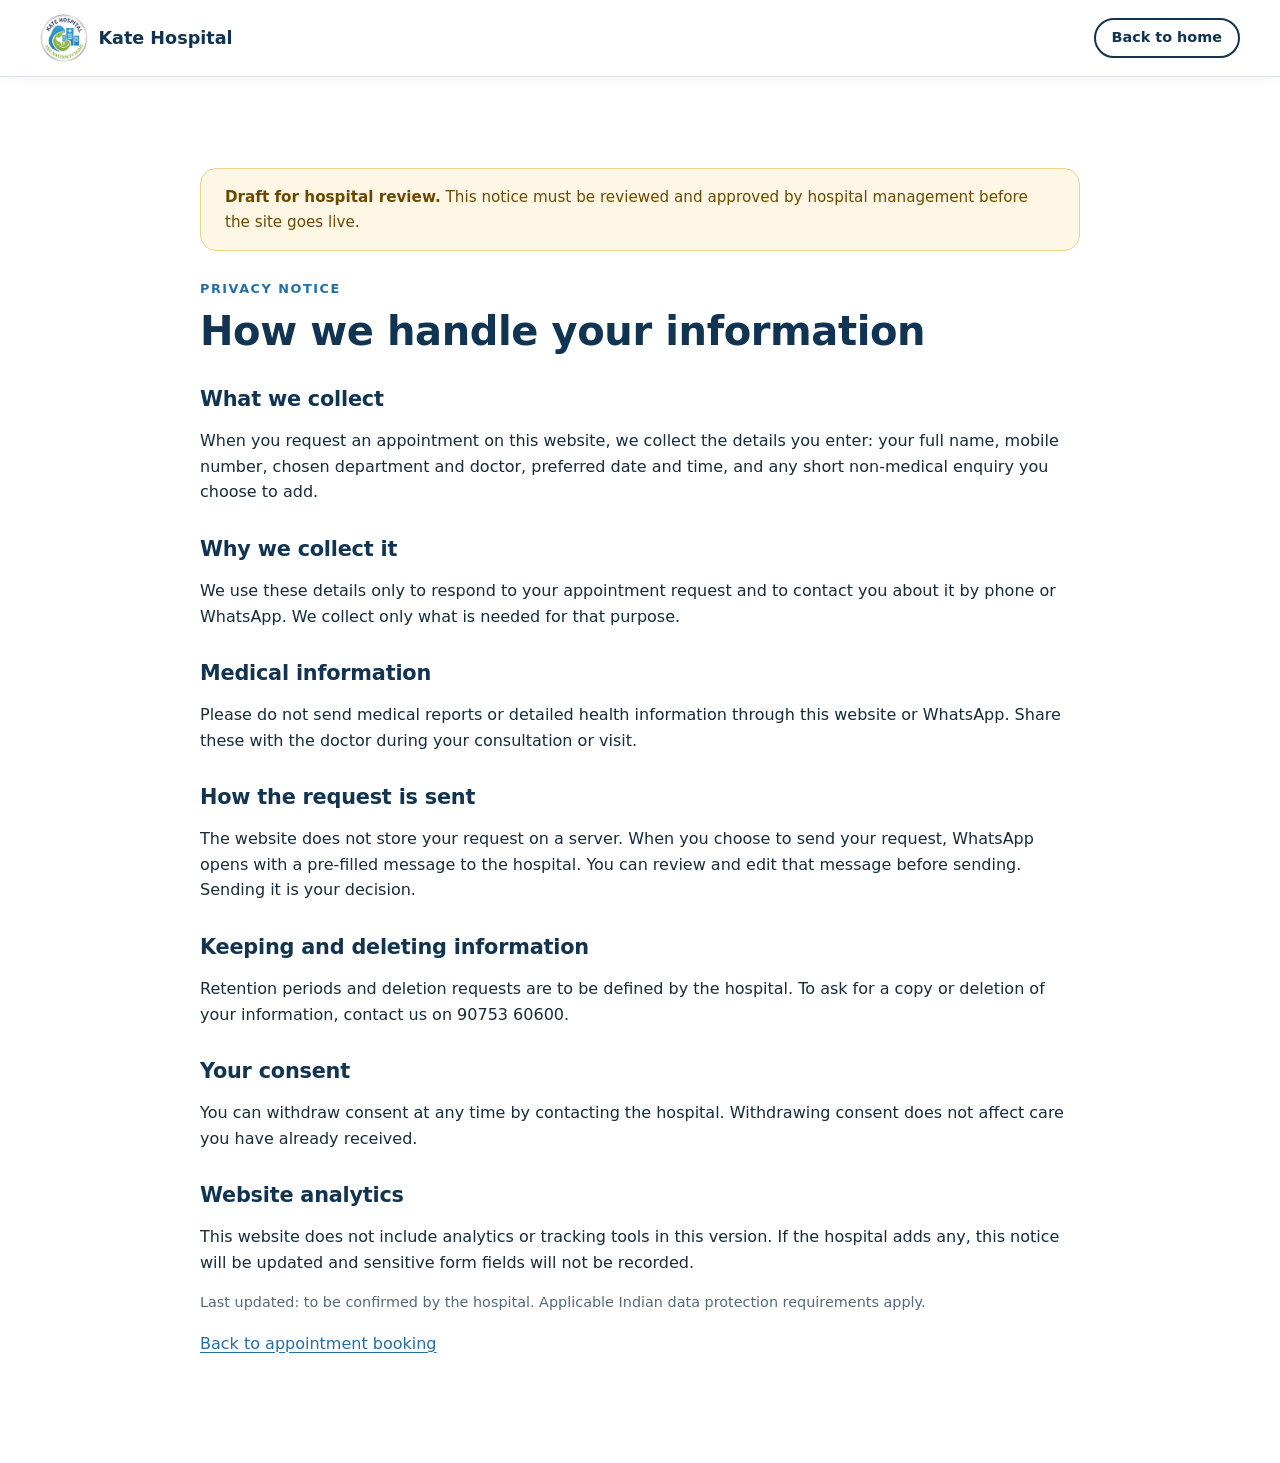
<file: privacy.html>
<!DOCTYPE html>
<html lang="en">
<head>
  <meta charset="UTF-8">
  <meta name="viewport" content="width=device-width, initial-scale=1.0">
  <title>Privacy notice | Kate Hospital and Maternity Home</title>
  <meta name="description" content="How Kate Hospital and Maternity Home handles personal information submitted through this website.">
  <meta name="robots" content="index, follow">
  <link rel="canonical" href="https://katehospital.in/privacy.html">
  <link rel="icon" href="assets/logo.png" type="image/png">
  <link rel="stylesheet" href="css/styles.css">
</head>
<body>
<header class="site-header"><div class="container nav"><a class="brand" href="index.html"><img src="assets/logo.png" alt="" width="48" height="48"><span class="brand__text"><span class="brand__name">Kate Hospital</span><span class="brand__sub">Maternity Home · Parola</span></span></a><a class="btn btn--outline btn--sm" href="index.html">Back to home</a></div></header>
<main class="legal">
  <div class="container narrow">
    <div class="draft-note"><strong>Draft for hospital review.</strong> This notice must be reviewed and approved by hospital management before the site goes live.</div>
    <p class="eyebrow">Privacy notice</p>
    <h1 class="h2">How we handle your information</h1>

    <h2>What we collect</h2>
    <p>When you request an appointment on this website, we collect the details you enter: your full name, mobile number, chosen department and doctor, preferred date and time, and any short non-medical enquiry you choose to add.</p>

    <h2>Why we collect it</h2>
    <p>We use these details only to respond to your appointment request and to contact you about it by phone or WhatsApp. We collect only what is needed for that purpose.</p>

    <h2>Medical information</h2>
    <p>Please do not send medical reports or detailed health information through this website or WhatsApp. Share these with the doctor during your consultation or visit.</p>

    <h2>How the request is sent</h2>
    <p>The website does not store your request on a server. When you choose to send your request, WhatsApp opens with a pre-filled message to the hospital. You can review and edit that message before sending. Sending it is your decision.</p>

    <h2>Keeping and deleting information</h2>
    <p>Retention periods and deletion requests are to be defined by the hospital. To ask for a copy or deletion of your information, contact us on 90753 60600.</p>

    <h2>Your consent</h2>
    <p>You can withdraw consent at any time by contacting the hospital. Withdrawing consent does not affect care you have already received.</p>

    <h2>Website analytics</h2>
    <p>This website does not include analytics or tracking tools in this version. If the hospital adds any, this notice will be updated and sensitive form fields will not be recorded.</p>

    <p class="fine">Last updated: to be confirmed by the hospital. Applicable Indian data protection requirements apply.</p>
    <p><a href="index.html#appointment">Back to appointment booking</a></p>
  </div>
</main>
</body>
</html>
</file>
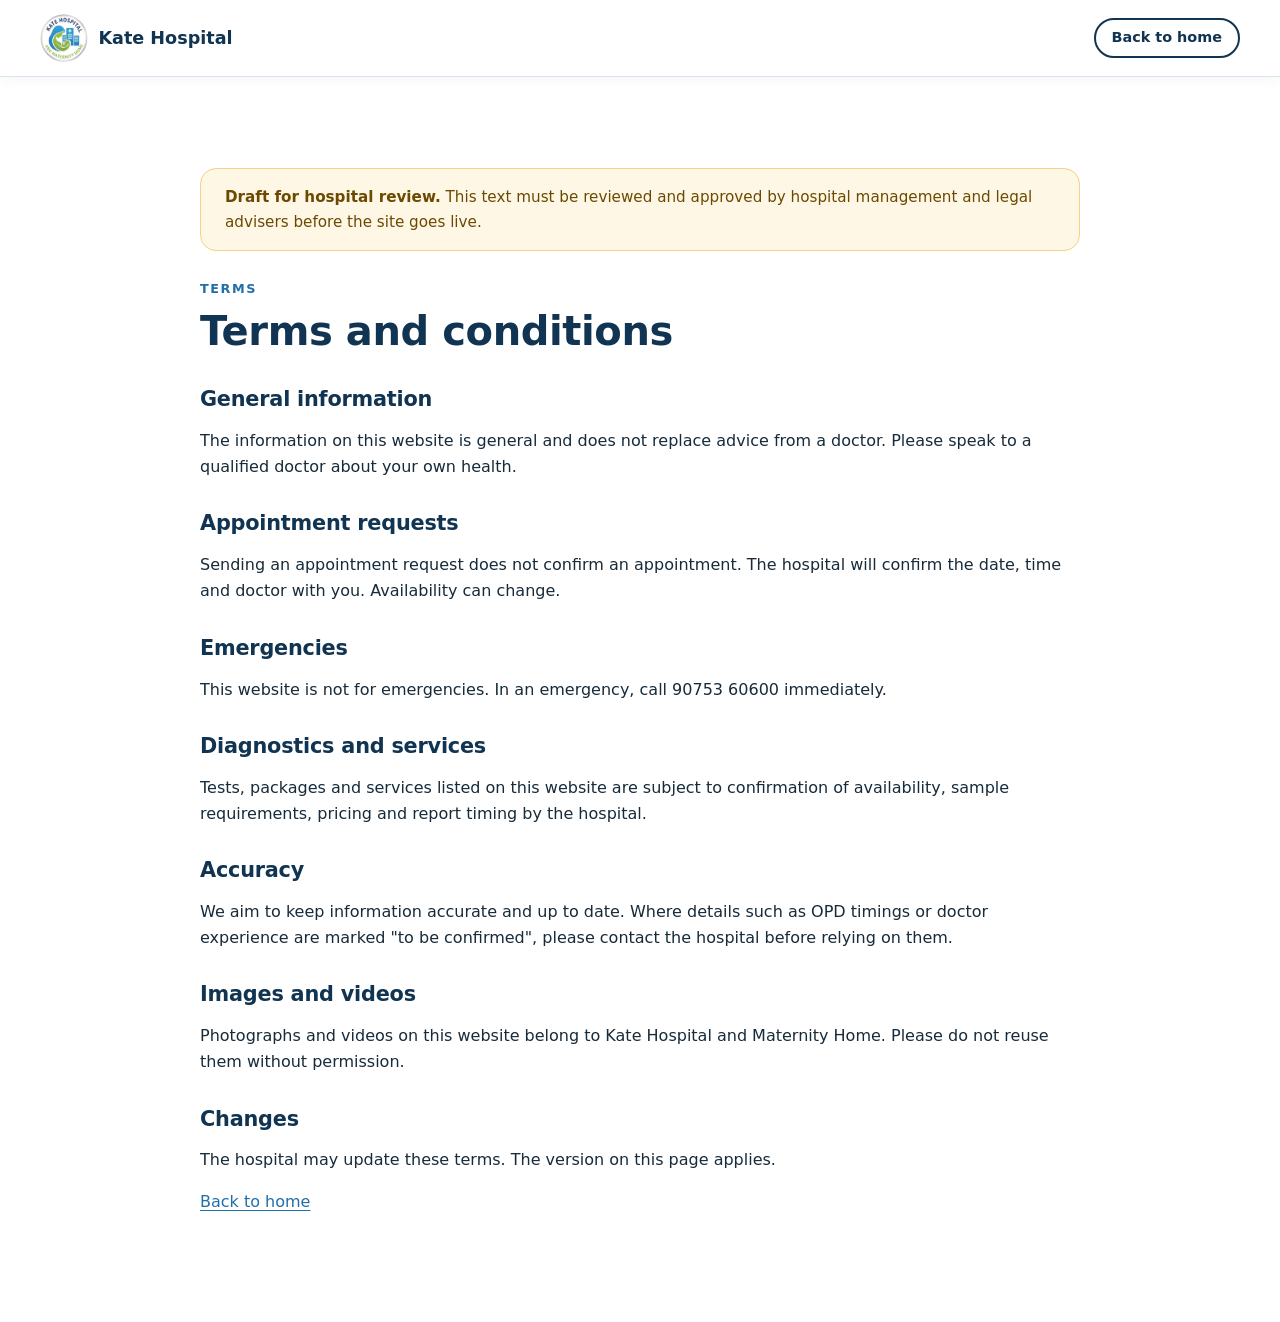
<file: terms.html>
<!DOCTYPE html>
<html lang="en">
<head>
  <meta charset="UTF-8">
  <meta name="viewport" content="width=device-width, initial-scale=1.0">
  <title>Terms and conditions | Kate Hospital and Maternity Home</title>
  <meta name="description" content="Terms for using the Kate Hospital and Maternity Home website.">
  <meta name="robots" content="index, follow">
  <link rel="canonical" href="https://katehospital.in/terms.html">
  <link rel="icon" href="assets/logo.png" type="image/png">
  <link rel="stylesheet" href="css/styles.css">
</head>
<body>
<header class="site-header"><div class="container nav"><a class="brand" href="index.html"><img src="assets/logo.png" alt="" width="48" height="48"><span class="brand__text"><span class="brand__name">Kate Hospital</span><span class="brand__sub">Maternity Home · Parola</span></span></a><a class="btn btn--outline btn--sm" href="index.html">Back to home</a></div></header>
<main class="legal">
  <div class="container narrow">
    <div class="draft-note"><strong>Draft for hospital review.</strong> This text must be reviewed and approved by hospital management and legal advisers before the site goes live.</div>
    <p class="eyebrow">Terms</p>
    <h1 class="h2">Terms and conditions</h1>

    <h2>General information</h2>
    <p>The information on this website is general and does not replace advice from a doctor. Please speak to a qualified doctor about your own health.</p>

    <h2>Appointment requests</h2>
    <p>Sending an appointment request does not confirm an appointment. The hospital will confirm the date, time and doctor with you. Availability can change.</p>

    <h2>Emergencies</h2>
    <p>This website is not for emergencies. In an emergency, call 90753 60600 immediately.</p>

    <h2>Diagnostics and services</h2>
    <p>Tests, packages and services listed on this website are subject to confirmation of availability, sample requirements, pricing and report timing by the hospital.</p>

    <h2>Accuracy</h2>
    <p>We aim to keep information accurate and up to date. Where details such as OPD timings or doctor experience are marked "to be confirmed", please contact the hospital before relying on them.</p>

    <h2>Images and videos</h2>
    <p>Photographs and videos on this website belong to Kate Hospital and Maternity Home. Please do not reuse them without permission.</p>

    <h2>Changes</h2>
    <p>The hospital may update these terms. The version on this page applies.</p>

    <p><a href="index.html">Back to home</a></p>
  </div>
</main>
</body>
</html>
</file>
<file: css/styles.css>
/* ==========================================================================
   Kate Hospital v4: design tokens, base, components, layout
   Mobile-first. Breakpoints: 640 / 900 / 1180px.
   ========================================================================== */

:root {
  /* Brand palette */
  --navy: #103451;
  --navy-700: #0c2a42;
  --blue: #216fa8;
  --blue-50: #eef5fb;
  --green: #16a34a;
  --green-700: #15803d;
  --green-50: #ecfdf3;
  --beige: #f3efe5;
  --beige-700: #e6dfcc;
  --white: #ffffff;
  --light: #f7f9fc;
  --text: #172b3a;
  --muted: #55687a;
  --border: #dce5ee;
  --emergency: #b42318;

  /* Type */
  --font: system-ui, -apple-system, "Segoe UI", Roboto, "Helvetica Neue", Arial, "Noto Sans", sans-serif;
  --fs-body: 1rem;
  --fs-lead: clamp(1.05rem, 0.98rem + 0.35vw, 1.2rem);
  --fs-h1: clamp(2.1rem, 1.4rem + 2.6vw, 3.6rem);
  --fs-h2: clamp(1.7rem, 1.25rem + 1.6vw, 2.5rem);
  --fs-h3: clamp(1.15rem, 1.05rem + 0.4vw, 1.3rem);

  /* Space and shape */
  --space-1: 0.5rem;
  --space-2: 1rem;
  --space-3: 1.5rem;
  --space-4: 2rem;
  --section-y: clamp(3.5rem, 2.5rem + 4vw, 6.5rem);
  --radius-sm: 10px;
  --radius: 16px;
  --radius-lg: 24px;
  --shadow-sm: 0 1px 2px rgba(16, 52, 81, 0.06), 0 2px 8px rgba(16, 52, 81, 0.05);
  --shadow: 0 6px 24px rgba(16, 52, 81, 0.09);
  --shadow-lg: 0 18px 48px rgba(16, 52, 81, 0.14);
  --container: 1200px;
  --header-h: 76px;
}

*,
*::before,
*::after { box-sizing: border-box; }

html {
  scroll-behavior: smooth;
  scroll-padding-top: calc(var(--header-h) + 12px);
  -webkit-text-size-adjust: 100%;
}

body {
  margin: 0;
  font-family: var(--font);
  font-size: var(--fs-body);
  line-height: 1.6;
  color: var(--text);
  background: var(--white);
  overflow-x: hidden;
}

img, video, svg, iframe { max-width: 100%; display: block; }
img { height: auto; }
a { color: var(--blue); text-decoration-thickness: 1px; text-underline-offset: 3px; }
a:hover { color: var(--navy); }
button, input, select, textarea { font: inherit; color: inherit; }
h1, h2, h3, h4 { color: var(--navy); line-height: 1.2; margin: 0 0 var(--space-2); letter-spacing: -0.01em; }
p { margin: 0 0 var(--space-2); }
ul, ol { margin: 0; padding: 0; }

:focus-visible {
  outline: 3px solid var(--blue);
  outline-offset: 3px;
  border-radius: 6px;
}

.container { width: min(100% - 2.5rem, var(--container)); margin-inline: auto; }
.narrow { width: min(100% - 2.5rem, 880px); margin-inline: auto; }

.visually-hidden {
  position: absolute !important;
  width: 1px; height: 1px; padding: 0; margin: -1px;
  overflow: hidden; clip: rect(0 0 0 0); white-space: nowrap; border: 0;
}

.skip-link {
  position: absolute; left: 1rem; top: -100px; z-index: 100;
  background: var(--navy); color: var(--white); padding: 0.6rem 1rem; border-radius: 8px;
}
.skip-link:focus { top: 1rem; }

/* Icons */
/* Hidden SVG symbol sprite (used via <use>) */
.sprite { position: absolute; width: 0; height: 0; overflow: hidden; }
.ico { width: 1.1em; height: 1.1em; flex: none; fill: none; stroke: currentColor; }
.ico--lg { width: 1.5rem; height: 1.5rem; }
.ico--xl { width: 2.5rem; height: 2.5rem; color: var(--blue); }

/* Type helpers */
.eyebrow {
  display: inline-block;
  margin-bottom: var(--space-1);
  font-size: 0.8rem;
  font-weight: 700;
  letter-spacing: 0.12em;
  text-transform: uppercase;
  color: var(--blue);
}
.h2 { font-size: var(--fs-h2); }
.h4 { font-size: 1.05rem; margin-top: var(--space-3); }
.lead { font-size: var(--fs-lead); color: var(--muted); max-width: 40rem; }
.muted { color: var(--muted); }
.fine { font-size: 0.9rem; color: var(--muted); }
.center { text-align: center; }
.pending { color: var(--muted); font-style: italic; }

/* ==========================================================================
   Buttons
   ========================================================================== */
.btn {
  display: inline-flex; align-items: center; justify-content: center; gap: 0.5rem; white-space: nowrap;
  min-height: 46px; padding: 0.7rem 1.25rem;
  border: 2px solid transparent; border-radius: 999px;
  font-weight: 650; font-size: 0.97rem; line-height: 1.2; text-decoration: none;
  cursor: pointer; transition: background-color .2s ease, color .2s ease, border-color .2s ease, transform .2s ease, box-shadow .2s ease;
}
.btn:hover { transform: translateY(-1px); }
.btn:disabled { opacity: 0.6; cursor: not-allowed; transform: none; }
.btn--sm { min-height: 40px; padding: 0.5rem 1rem; font-size: 0.9rem; }
.btn--lg { min-height: 52px; padding: 0.85rem 1.5rem; font-size: 1.02rem; }
.btn--block { width: 100%; }
.btn--green { background: var(--green-700); color: var(--white); box-shadow: 0 6px 16px rgba(21, 128, 61, 0.25); }
.btn--green:hover { background: #166534; color: var(--white); }
.btn--outline { background: transparent; color: var(--navy); border-color: var(--navy); }
.btn--outline:hover { background: var(--navy); color: var(--white); }
.btn--ghost { background: transparent; color: var(--navy); border-color: var(--border); }
.btn--ghost:hover { border-color: var(--navy); }
.btn--emergency { background: var(--white); color: var(--emergency); border-color: var(--emergency); }
.btn--emergency:hover { background: var(--emergency); color: var(--white); }

/* ==========================================================================
   1. Announcement bar
   ========================================================================== */
.announce { background: var(--navy); color: var(--white); font-size: 0.88rem; }
.announce__inner {
  display: flex; flex-wrap: wrap; justify-content: center; gap: 0.4rem 1.5rem;
  padding-block: 0.55rem;
}
.announce__item { display: inline-flex; align-items: center; gap: 0.45rem; color: var(--white); text-decoration: none; }
.announce a.announce__item:hover { text-decoration: underline; color: var(--white); }
.announce__emergency { color: #ffd6d2; }
.announce strong { font-weight: 700; }

/* ==========================================================================
   2. Navigation
   ========================================================================== */
.site-header {
  position: sticky; top: 0; z-index: 50;
  background: rgba(255, 255, 255, 0.97);
  backdrop-filter: saturate(1.4) blur(8px);
  border-bottom: 1px solid var(--border);
  box-shadow: 0 2px 12px rgba(16, 52, 81, 0.05);
}
.nav {
  display: flex; align-items: center; justify-content: space-between; gap: var(--space-2);
  min-height: var(--header-h);
}
.brand { display: inline-flex; align-items: center; gap: 0.65rem; text-decoration: none; color: var(--navy); min-width: 0; }
.brand img { width: 48px; height: 48px; object-fit: contain; border-radius: 50%; background: var(--white); }
.brand__text { display: flex; flex-direction: column; line-height: 1.15; min-width: 0; white-space: nowrap; }
.brand__name { font-weight: 800; font-size: 1.1rem; color: var(--navy); }
.brand__sub { font-size: 0.78rem; color: var(--muted); }

.nav__links { display: none; }
.nav__actions { display: flex; align-items: center; gap: 0.5rem; }
.nav__call { width: 46px; min-height: 46px; padding: 0; }
.nav__call span { display: none; }

.nav__toggle {
  display: inline-grid; place-items: center;
  width: 46px; height: 46px; border-radius: 12px;
  border: 1px solid var(--border); background: var(--white); color: var(--navy); cursor: pointer;
}

/* Mobile drawer */
.nav__links.is-open {
  display: flex; flex-direction: column;
  position: absolute; left: 0; right: 0; top: 100%;
  background: var(--white); border-bottom: 1px solid var(--border);
  box-shadow: var(--shadow); padding: var(--space-2) 1.25rem var(--space-3);
  max-height: calc(100vh - var(--header-h) - 40px); overflow-y: auto;
}
.nav__links a {
  display: flex; align-items: center; min-height: 48px;
  padding: 0.6rem 0.25rem; color: var(--navy); text-decoration: none; font-weight: 600;
  border-bottom: 1px solid var(--border);
}
.nav__links a:last-child { border-bottom: 0; }
.nav__links a.nav__mobile-cta {
  margin-top: var(--space-2); justify-content: center; border: 0; border-radius: 999px;
  background: var(--green); color: var(--white); min-height: 50px;
}
.nav__links a.nav__mobile-cta:hover { background: var(--green-700); color: var(--white); }
.nav__links a:hover { color: var(--blue); }

/* ==========================================================================
   3. Hero
   ========================================================================== */
.hero {
  background:
    radial-gradient(1100px 500px at 90% -10%, var(--blue-50), transparent 60%),
    var(--beige);
  padding-block: clamp(2.5rem, 2rem + 3vw, 5rem);
}
.hero__grid { display: grid; gap: var(--space-4); align-items: center; }
.hero__copy h1 { font-size: var(--fs-h1); margin-bottom: var(--space-2); }
.hero__copy .lead { margin-bottom: var(--space-3); }
.hero__ctas { display: flex; flex-wrap: wrap; gap: 0.75rem; margin-bottom: var(--space-3); }
.trust {
  list-style: none; display: grid; grid-template-columns: repeat(2, minmax(0, 1fr)); gap: 0.6rem 1rem;
}
.trust li {
  display: flex; align-items: center; gap: 0.5rem;
  font-size: 0.92rem; font-weight: 600; color: var(--navy);
  background: var(--white); border-radius: 12px; padding: 0.6rem 0.75rem; box-shadow: var(--shadow-sm);
}
.trust .ico { color: var(--green); width: 1.35rem; height: 1.35rem; }

.hero__media { margin: 0; justify-self: center; width: min(100%, 340px); }
.hero__frame {
  position: relative; aspect-ratio: 9 / 16; border-radius: var(--radius-lg); overflow: hidden;
  background: var(--navy); box-shadow: var(--shadow-lg); border: 6px solid var(--white);
}
.hero__video { width: 100%; height: 100%; object-fit: cover; }
.hero__controls {
  display: flex; gap: 0.5rem; justify-content: center; margin-top: 0.75rem;
}
.ctrl {
  display: inline-flex; align-items: center; gap: 0.4rem;
  min-height: 44px; padding: 0.45rem 0.95rem; border-radius: 999px;
  border: 1px solid var(--navy); background: var(--white); color: var(--navy);
  font-weight: 650; font-size: 0.92rem; cursor: pointer;
}
.ctrl:hover { background: var(--navy); color: var(--white); }
.ctrl[aria-pressed="true"] { background: var(--navy); color: var(--white); }

/* ==========================================================================
   Sections (shared)
   ========================================================================== */
.section { padding-block: var(--section-y); background: var(--white); }
.section--alt { background: var(--light); }
.section-head { max-width: 46rem; margin: 0 auto var(--space-4); text-align: center; }
.section-head .h2 { margin-bottom: var(--space-1); }

.card-grid { display: grid; gap: var(--space-3); }

/* ==========================================================================
   4. About
   ========================================================================== */
.about__grid { display: grid; gap: var(--space-4); align-items: center; }
.about__visual { display: grid; gap: var(--space-3); }
.about__logo-card {
  display: grid; place-items: center; padding: var(--space-3);
  background: var(--white); border-radius: var(--radius-lg); box-shadow: var(--shadow);
  justify-self: start;
}
.about__logo-card img { width: clamp(120px, 26vw, 180px); height: auto; }
.about__photo { margin: 0; border-radius: var(--radius-lg); overflow: hidden; box-shadow: var(--shadow); background: var(--white); }
.about__photo img { width: 100%; aspect-ratio: 1 / 1; object-fit: cover; }
.about__photo figcaption { padding: 0.75rem 1rem; font-size: 0.9rem; color: var(--muted); }
.about__copy p { color: var(--muted); }
.pillars { display: grid; gap: var(--space-2); margin: var(--space-3) 0; }
.pillar {
  background: var(--light); border: 1px solid var(--border); border-radius: var(--radius);
  padding: var(--space-3);
}
.pillar h3 { display: flex; align-items: center; gap: 0.5rem; font-size: var(--fs-h3); margin-bottom: 0.35rem; }
.pillar h3 .ico { color: var(--green); }
.pillar p { margin: 0; color: var(--muted); font-size: 0.97rem; }
.chips { list-style: none; display: flex; flex-wrap: wrap; gap: 0.5rem; }
.chips li {
  background: var(--blue-50); color: var(--navy); border: 1px solid #d3e6f5;
  border-radius: 999px; padding: 0.4rem 0.85rem; font-size: 0.9rem; font-weight: 600;
}

/* ==========================================================================
   5. Specialties
   ========================================================================== */
.service-card {
  display: flex; flex-direction: column; overflow: hidden;
  background: var(--white); border: 1px solid var(--border); border-radius: var(--radius-lg);
  box-shadow: var(--shadow-sm); transition: box-shadow .25s ease, transform .25s ease;
}
.service-card:hover { box-shadow: var(--shadow); transform: translateY(-2px); }
.service-card__media { margin: 0; aspect-ratio: 16 / 10; overflow: hidden; background: var(--blue-50); }
.service-card__media img { width: 100%; height: 100%; object-fit: cover; }
.service-card__media--icon { display: grid; place-items: center; }
.service-card__body { display: flex; flex-direction: column; gap: 0.6rem; padding: var(--space-3); flex: 1; }
.service-card__body h3 { font-size: var(--fs-h3); margin: 0; }
.service-card__body p { color: var(--muted); margin: 0; font-size: 0.97rem; }
.service-card__body .btn { margin-top: auto; align-self: flex-start; }
.tags { list-style: none; display: flex; flex-wrap: wrap; gap: 0.4rem; }
.tags li {
  font-size: 0.8rem; font-weight: 600; color: var(--blue);
  background: var(--blue-50); border-radius: 999px; padding: 0.2rem 0.6rem;
}

/* ==========================================================================
   6. Doctors
   ========================================================================== */
.doctor-card {
  display: flex; flex-direction: column; background: var(--white);
  border: 1px solid var(--border); border-radius: var(--radius-lg); overflow: hidden; box-shadow: var(--shadow-sm);
}
.doctor-card__photo { aspect-ratio: 1 / 1.08; overflow: hidden; background: var(--beige); }
.doctor-card__photo--tall { aspect-ratio: 1 / 1.08; }
.doctor-card__photo img { width: 100%; height: 100%; object-fit: cover; object-position: center top; }
.doctor-card__body { display: flex; flex-direction: column; gap: 0.75rem; padding: var(--space-3); flex: 1; }
.doctor-card__body h3 { margin: 0; font-size: 1.25rem; }
.doctor-card__role { margin: 0; color: var(--green-700); font-weight: 650; font-size: 0.9rem; }
.meta { display: grid; gap: 0.6rem; margin: 0; }
.meta div { border-top: 1px dashed var(--border); padding-top: 0.5rem; }
.meta dt { font-size: 0.78rem; text-transform: uppercase; letter-spacing: 0.06em; color: var(--muted); font-weight: 700; }
.meta dd { margin: 0; font-size: 0.95rem; }
.doctor-card .btn { margin-top: auto; }

/* ==========================================================================
   7. Diagnostics
   ========================================================================== */
.card-grid--2 { grid-template-columns: 1fr; }
.diag-card {
  background: var(--white); border: 1px solid var(--border); border-radius: var(--radius-lg);
  padding: var(--space-3); box-shadow: var(--shadow-sm);
}
.diag-card h3 { display: flex; align-items: center; gap: 0.55rem; font-size: var(--fs-h3); margin-bottom: var(--space-2); }
.diag-card h3 .ico { color: var(--green); }
.diag-card ul { list-style: none; display: grid; gap: 0.5rem; }
.diag-card li {
  position: relative; padding-left: 1.6rem; font-size: 0.97rem;
}
.diag-card li::before {
  content: ""; position: absolute; left: 0; top: 0.45em;
  width: 0.9rem; height: 0.45rem; border-left: 2.5px solid var(--green); border-bottom: 2.5px solid var(--green);
  transform: rotate(-45deg);
}
.cta-strip {
  margin-top: var(--space-4); display: flex; flex-direction: column; gap: var(--space-2);
  background: var(--navy); color: var(--white); border-radius: var(--radius-lg); padding: var(--space-3);
}
.cta-strip p { margin: 0; color: var(--white); }
.cta-strip__actions { display: flex; flex-wrap: wrap; gap: 0.6rem; }
.cta-strip .btn--outline { color: var(--white); border-color: var(--white); }
.cta-strip .btn--outline:hover { background: var(--white); color: var(--navy); }

/* ==========================================================================
   8. Facilities
   ========================================================================== */
.filters { display: flex; flex-wrap: wrap; justify-content: center; gap: 0.5rem; margin-bottom: var(--space-3); }
.filter {
  min-height: 44px; padding: 0.45rem 1rem; border-radius: 999px; cursor: pointer;
  background: var(--white); color: var(--navy); border: 1px solid var(--border); font-weight: 600; font-size: 0.92rem;
}
.filter:hover { border-color: var(--navy); }
.filter.is-active { background: var(--navy); color: var(--white); border-color: var(--navy); }

.facility-grid { display: grid; gap: var(--space-3); }
.facility-card[hidden], .gallery-item[hidden] { display: none; }
.facility-card {
  background: var(--white); border: 1px solid var(--border); border-radius: var(--radius-lg);
  overflow: hidden; box-shadow: var(--shadow-sm);
}
.facility-card__btn {
  position: relative; display: block; width: 100%; padding: 0; border: 0; background: none; cursor: zoom-in;
}
.facility-card__btn picture, .facility-card__btn img { display: block; width: 100%; }
.facility-card__btn img { aspect-ratio: 4 / 3; object-fit: cover; transition: transform .4s ease; }
.facility-card__btn:hover img { transform: scale(1.03); }
.facility-card__zoom {
  position: absolute; right: 0.75rem; bottom: 0.75rem; width: 40px; height: 40px;
  display: grid; place-items: center; border-radius: 50%; background: rgba(16, 52, 81, 0.85); color: var(--white);
}
.facility-card__body { padding: var(--space-2) var(--space-3) var(--space-3); }
.facility-card__body h3 { font-size: 1.1rem; margin-bottom: 0.25rem; }
.facility-card__body p { margin: 0; color: var(--muted); font-size: 0.95rem; }

/* ==========================================================================
   9. Gallery
   ========================================================================== */
.gallery-grid { display: grid; grid-template-columns: repeat(2, 1fr); gap: 0.75rem; }
.gallery-item { margin: 0; background: var(--white); border-radius: var(--radius); overflow: hidden; box-shadow: var(--shadow-sm); }
.gallery-item[hidden] { display: none; }
.gallery-item__btn {
  position: relative; display: block; width: 100%; padding: 0; border: 0; background: var(--beige); cursor: zoom-in;
}
.gallery-item__btn picture, .gallery-item__btn img { display: block; width: 100%; }
.gallery-item__btn img { aspect-ratio: 1 / 1; object-fit: cover; }
.gallery-item figcaption { padding: 0.55rem 0.75rem; font-size: 0.88rem; color: var(--muted); }
.gallery-item--video .gallery-item__btn img { aspect-ratio: 9 / 12; }
.play-badge {
  position: absolute; inset: 0; margin: auto; width: 64px; height: 64px; border-radius: 50%;
  display: grid; place-items: center; background: rgba(16, 52, 81, 0.82); color: var(--white);
  height: 64px; top: 50%; left: 50%; transform: translate(-50%, -50%);
}
.play-badge .ico { margin-left: 3px; }

/* Lightbox */
.lightbox {
  border: 0; padding: 0; width: min(96vw, 1100px); max-width: 96vw; max-height: 94vh;
  background: transparent; color: var(--white);
}
.lightbox::backdrop { background: rgba(8, 20, 32, 0.88); }
.lightbox__inner { position: relative; display: flex; flex-direction: column; align-items: center; gap: 0.6rem; padding: 0.5rem; }
.lightbox__stage { display: grid; place-items: center; max-height: 80vh; }
.lightbox__stage img, .lightbox__stage video { max-width: 100%; max-height: 80vh; border-radius: var(--radius); }
.lightbox__caption { margin: 0; font-size: 0.95rem; text-align: center; color: var(--white); }
.lightbox__close, .lightbox__nav {
  position: absolute; z-index: 2; display: grid; place-items: center;
  width: 46px; height: 46px; border-radius: 50%; border: 0; cursor: pointer;
  background: rgba(255, 255, 255, 0.16); color: var(--white); font-size: 1.8rem; line-height: 1;
}
.lightbox__close:hover, .lightbox__nav:hover { background: rgba(255, 255, 255, 0.3); }
.lightbox__close { top: 0; right: 0; }
.lightbox__nav--prev { left: 0; top: 45%; }
.lightbox__nav--next { right: 0; top: 45%; }

/* ==========================================================================
   10. Why choose us
   ========================================================================== */
.feature {
  background: var(--white); border: 1px solid var(--border); border-radius: var(--radius-lg);
  padding: var(--space-3); box-shadow: var(--shadow-sm);
}
.feature__icon {
  display: grid; place-items: center; width: 52px; height: 52px; border-radius: 14px;
  background: var(--green-50); color: var(--green-700); margin-bottom: var(--space-2);
}
.feature h3 { font-size: var(--fs-h3); }
.feature p { color: var(--muted); margin: 0; font-size: 0.97rem; }

/* ==========================================================================
   11. Testimonials
   ========================================================================== */
.testimonials { display: grid; gap: var(--space-3); grid-template-columns: 1fr; }
.testimonial-empty {
  grid-column: 1 / -1; text-align: center; background: var(--white);
  border: 1px dashed #b8c9d8; border-radius: var(--radius-lg); padding: var(--space-4) var(--space-3);
}
.testimonial-empty .ico { margin: 0 auto var(--space-2); }
.testimonial-empty p:last-child { margin: 0; }
.testimonial {
  background: var(--white); border: 1px solid var(--border); border-radius: var(--radius-lg);
  padding: var(--space-3); box-shadow: var(--shadow-sm); margin: 0;
}
.testimonial blockquote { margin: 0 0 var(--space-2); color: var(--text); }
.testimonial figcaption { font-size: 0.9rem; color: var(--muted); font-weight: 600; }

/* ==========================================================================
   12. Appointment
   ========================================================================== */
.appointment { background: linear-gradient(180deg, var(--beige) 0%, var(--white) 65%); }
.appointment__grid { display: grid; gap: var(--space-4); align-items: start; }
.appointment__intro .h2 { margin-bottom: var(--space-3); }
.steps { list-style: none; counter-reset: st; display: grid; gap: 0.75rem; margin: 0 0 var(--space-3); }
.steps li {
  counter-increment: st; position: relative; padding-left: 3rem; color: var(--muted);
}
.steps li::before {
  content: counter(st); position: absolute; left: 0; top: 0;
  width: 2.1rem; height: 2.1rem; display: grid; place-items: center; border-radius: 50%;
  background: var(--navy); color: var(--white); font-weight: 700; font-size: 0.95rem;
}
.steps strong { color: var(--navy); }
.appointment__intro .btn { margin-top: var(--space-2); }

.appointment__panel {
  background: var(--white); border-radius: var(--radius-lg); padding: clamp(1.25rem, 1rem + 1vw, 2rem);
  box-shadow: var(--shadow-lg); border: 1px solid var(--border);
}
.form { display: grid; gap: var(--space-2); }
.form-row { display: grid; gap: var(--space-2); }
.field { display: grid; gap: 0.35rem; }
.field > label, .field label:not(.check) { font-weight: 650; font-size: 0.93rem; color: var(--navy); }
.req { color: var(--emergency); }
.optional { font-weight: 500; color: var(--muted); font-size: 0.85rem; }
.field input, .field select, .field textarea {
  width: 100%; min-height: 48px; padding: 0.65rem 0.85rem;
  border: 1.5px solid #c4d3e0; border-radius: var(--radius-sm); background: var(--white);
}
.field textarea { min-height: 96px; resize: vertical; }
.field input:focus, .field select:focus, .field textarea:focus {
  outline: 3px solid rgba(33, 111, 168, 0.25); border-color: var(--blue);
}
.field input[aria-invalid="true"], .field select[aria-invalid="true"], .field textarea[aria-invalid="true"] {
  border-color: var(--emergency); background: #fff8f7;
}
.error { margin: 0; font-size: 0.87rem; color: var(--emergency); font-weight: 600; min-height: 0; }
.error:empty { display: none; }
.field--check .check { display: flex; gap: 0.6rem; align-items: flex-start; cursor: pointer; font-size: 0.92rem; color: var(--text); font-weight: 500; }
.field--check input[type="checkbox"] { width: 20px; height: 20px; margin-top: 0.15rem; accent-color: var(--green); flex: none; }
.form-status { margin: 0; font-weight: 600; color: var(--navy); }
.form-status:empty { display: none; }
.form-status.is-error { color: var(--emergency); }
.form-status.is-ok { color: var(--green-700); }
.hp { position: absolute; left: -10000px; width: 1px; height: 1px; overflow: hidden; }

.summary {
  border: 2px solid var(--green); border-radius: var(--radius); padding: var(--space-3);
  background: var(--green-50);
}
.summary h3 { font-size: var(--fs-h3); }
.summary dl { display: grid; gap: 0.5rem; margin: 0 0 var(--space-3); }
.summary dl div { display: grid; grid-template-columns: 9rem 1fr; gap: 0.5rem; font-size: 0.95rem; }
.summary dt { font-weight: 700; color: var(--navy); }
.summary dd { margin: 0; word-break: break-word; }
.summary__actions { display: flex; flex-wrap: wrap; gap: 0.6rem; margin-bottom: var(--space-2); }
.summary .fine { margin: 0; }

/* ==========================================================================
   13. Contact
   ========================================================================== */
.contact__grid { display: grid; gap: var(--space-4); align-items: start; }
.contact__info .h2 { margin-bottom: var(--space-3); }
.contact-list { list-style: none; display: grid; gap: var(--space-2); margin: 0 0 var(--space-3); }
.contact-list li {
  display: flex; gap: 0.85rem; align-items: flex-start; padding: var(--space-2);
  background: var(--light); border: 1px solid var(--border); border-radius: var(--radius);
}
.contact-list .ico { width: 1.35rem; height: 1.35rem; color: var(--green); margin-top: 0.15rem; }
.contact-list strong { color: var(--navy); }
.map-actions { display: flex; flex-wrap: wrap; gap: 0.6rem; }
.map-embed {
  border-radius: var(--radius-lg); overflow: hidden; box-shadow: var(--shadow); border: 1px solid var(--border);
  min-height: 340px; background: var(--light);
}
.map-embed iframe { width: 100%; height: 100%; min-height: 340px; border: 0; }

/* ==========================================================================
   14. FAQ
   ========================================================================== */
.faq { display: grid; gap: 0.6rem; }
.faq details {
  background: var(--white); border: 1px solid var(--border); border-radius: var(--radius);
  padding: 0 var(--space-3);
}
.faq summary {
  cursor: pointer; list-style: none; min-height: 52px; display: flex; align-items: center; justify-content: space-between;
  font-weight: 650; color: var(--navy); gap: 1rem;
}
.faq summary::-webkit-details-marker { display: none; }
.faq summary::after {
  content: "+"; font-size: 1.4rem; line-height: 1; color: var(--green-700); font-weight: 500; flex: none;
}
.faq details[open] summary::after { content: "−"; }
.faq details p { margin: 0 0 var(--space-3); color: var(--muted); }

/* ==========================================================================
   15. Footer
   ========================================================================== */
.site-footer { background: var(--navy); color: #d6e2ee; padding-top: var(--section-y); font-size: 0.95rem; }
.site-footer a { color: #d6e2ee; text-decoration: none; }
.site-footer a:hover { color: var(--white); text-decoration: underline; }
.footer__grid { display: grid; gap: var(--space-4); padding-bottom: var(--space-4); }
.footer__brand p { color: #b9cbdc; margin: var(--space-2) 0 var(--space-3); }
.brand--footer .brand__name, .brand--footer .brand__sub { color: var(--white); }
.brand--footer .brand__sub { color: #b9cbdc; }
.brand--footer img { background: var(--white); }
.site-footer .btn--green { color: var(--white); }
.fh { font-size: 0.85rem; text-transform: uppercase; letter-spacing: 0.1em; color: var(--white); margin-bottom: var(--space-2); font-weight: 700; }
.footer__col ul { list-style: none; display: grid; gap: 0.5rem; }
.footer-contact li { color: #d6e2ee; }
.footer__bottom {
  display: flex; flex-direction: column; gap: 0.75rem; padding-block: var(--space-3);
  border-top: 1px solid rgba(255, 255, 255, 0.12); font-size: 0.88rem; color: #b9cbdc;
}
.footer__bottom p { margin: 0; }
.footer__links { display: flex; flex-wrap: wrap; gap: 0.5rem 1.25rem; }
.footer__links span { color: #b9cbdc; }

/* Floating WhatsApp */
.whatsapp-float {
  position: fixed; right: 1rem; bottom: calc(1rem + env(safe-area-inset-bottom, 0px)); z-index: 40;
  display: inline-flex; align-items: center; gap: 0.5rem;
  min-height: 52px; padding: 0.6rem 1.1rem; border-radius: 999px;
  background: var(--green-700); color: var(--white); text-decoration: none; font-weight: 700;
  box-shadow: 0 10px 28px rgba(21, 128, 61, 0.4);
}
.whatsapp-float:hover { background: #166534; color: var(--white); }
/* The float now sits inside the footer, so footer link colours must not override it */
.site-footer .whatsapp-float, .site-footer .whatsapp-float:hover { color: var(--white); text-decoration: none; }
.whatsapp-float span { display: none; }

/* Legal / policy pages share these */
.legal { padding-block: var(--section-y); }
.legal .narrow h1 { font-size: var(--fs-h2); }
.legal h2 { font-size: var(--fs-h3); margin-top: var(--space-4); }
.draft-note {
  background: #fff7e6; border: 1px solid #f2d28b; color: #6b4a00;
  border-radius: var(--radius); padding: var(--space-2) var(--space-3); margin-bottom: var(--space-3); font-size: 0.95rem;
}

/* ==========================================================================
   Responsive: small (>= 640px)
   ========================================================================== */
@media (min-width: 640px) {
  .form-row { grid-template-columns: 1fr 1fr; }
  .card-grid--2 { grid-template-columns: repeat(2, 1fr); }
  .facility-grid { grid-template-columns: repeat(2, 1fr); }
  .gallery-grid { grid-template-columns: repeat(3, 1fr); }
  .testimonials { grid-template-columns: repeat(2, 1fr); }
  .footer__bottom { flex-direction: row; justify-content: space-between; align-items: center; }
  .whatsapp-float span { display: inline; }
}

/* ==========================================================================
   Responsive: tablet (>= 900px)
   ========================================================================== */
@media (min-width: 900px) {
  .card-grid--3 { grid-template-columns: repeat(2, 1fr); }
  .hero__grid { grid-template-columns: 1.1fr 0.9fr; }
  .about__grid { grid-template-columns: 0.95fr 1.05fr; }
  .facility-grid { grid-template-columns: repeat(3, 1fr); }
  .gallery-grid { grid-template-columns: repeat(4, 1fr); }
  .appointment__grid { grid-template-columns: 0.85fr 1.15fr; }
  .contact__grid { grid-template-columns: 1fr 1fr; }
  .footer__grid { grid-template-columns: 1.4fr 1fr 1fr 1fr 1.2fr; }
  .pillars { grid-template-columns: 1fr 1fr; }
  .card-grid--2 { grid-template-columns: repeat(2, 1fr); }
}

/* ==========================================================================
   Responsive: desktop navigation (>= 1180px)
   ========================================================================== */
@media (min-width: 1180px) {
  .card-grid--3 { grid-template-columns: repeat(3, 1fr); }
  .card-grid--3 .doctor-card, .card-grid--3 .feature { height: 100%; }
  .nav__toggle { display: none; }
  .nav__links {
    display: flex; align-items: center; gap: 0.1rem;
  }
  .nav__links a {
    min-height: 40px; padding: 0.4rem 0.6rem; border: 0; border-radius: 999px;
    font-size: 0.9rem; color: var(--navy); white-space: nowrap;
  }
  .nav__links a:hover { background: var(--blue-50); color: var(--blue); }
  .nav__links.is-open { position: static; box-shadow: none; border: 0; padding: 0; max-height: none; flex-direction: row; }
  .nav__mobile-cta { display: none !important; }
  .nav { gap: var(--space-2); }
  .nav__links { flex: 0 1 auto; min-width: 0; }
  .brand { flex: none; }
  .brand__sub { display: none; }
  .trust { grid-template-columns: repeat(4, minmax(0, 1fr)); }
  .trust li { flex-direction: column; text-align: center; justify-content: center; gap: 0.35rem; font-size: 0.85rem; }
}

@media (min-width: 1440px) {
  .nav__links a { font-size: 0.95rem; }
  .brand__sub { display: block; }
}
@media (min-width: 1180px) and (max-width: 1439px) {
  .nav__links a { padding: 0.4rem 0.42rem; font-size: 0.88rem; }
}

/* Mobile: hide the drawer's nav-only buttons until opened */
@media (max-width: 1179px) {
  .nav__links { display: none; }
  .nav__links.is-open { display: flex; }
  .nav__actions .btn--green { display: none; }
  .nav__call span { display: none; }
}
@media (max-width: 1179px) and (min-width: 640px) {
  .nav__actions .btn--green { display: inline-flex; }
}

@media (max-width: 639px) {
  .brand__sub { display: none; }
  .hero__ctas .btn { width: 100%; }
  .announce__inner { justify-content: flex-start; }
  .announce__item:nth-child(2) { display: none; }
  .gallery-grid { grid-template-columns: repeat(2, 1fr); }
  .summary dl div { grid-template-columns: 1fr; gap: 0; }
  .whatsapp-float { right: 0.75rem; padding: 0.7rem; }
  /* keep footer text clear of the floating WhatsApp button */
  .site-footer .footer__bottom { padding-bottom: 5rem; }
}

/* Small phones: keep the header tidy */
@media (max-width: 380px) {
  .brand__name { font-size: 1rem; }
  .brand img { width: 40px; height: 40px; }
  .trust { grid-template-columns: 1fr; }
}

/* ==========================================================================
   Reduced motion
   ========================================================================== */
@media (prefers-reduced-motion: reduce) {
  *, *::before, *::after {
    animation-duration: 0.001ms !important;
    animation-iteration-count: 1 !important;
    transition-duration: 0.001ms !important;
    scroll-behavior: auto !important;
  }
  .btn:hover, .service-card:hover, .facility-card__btn:hover img { transform: none; }
}
</file>
